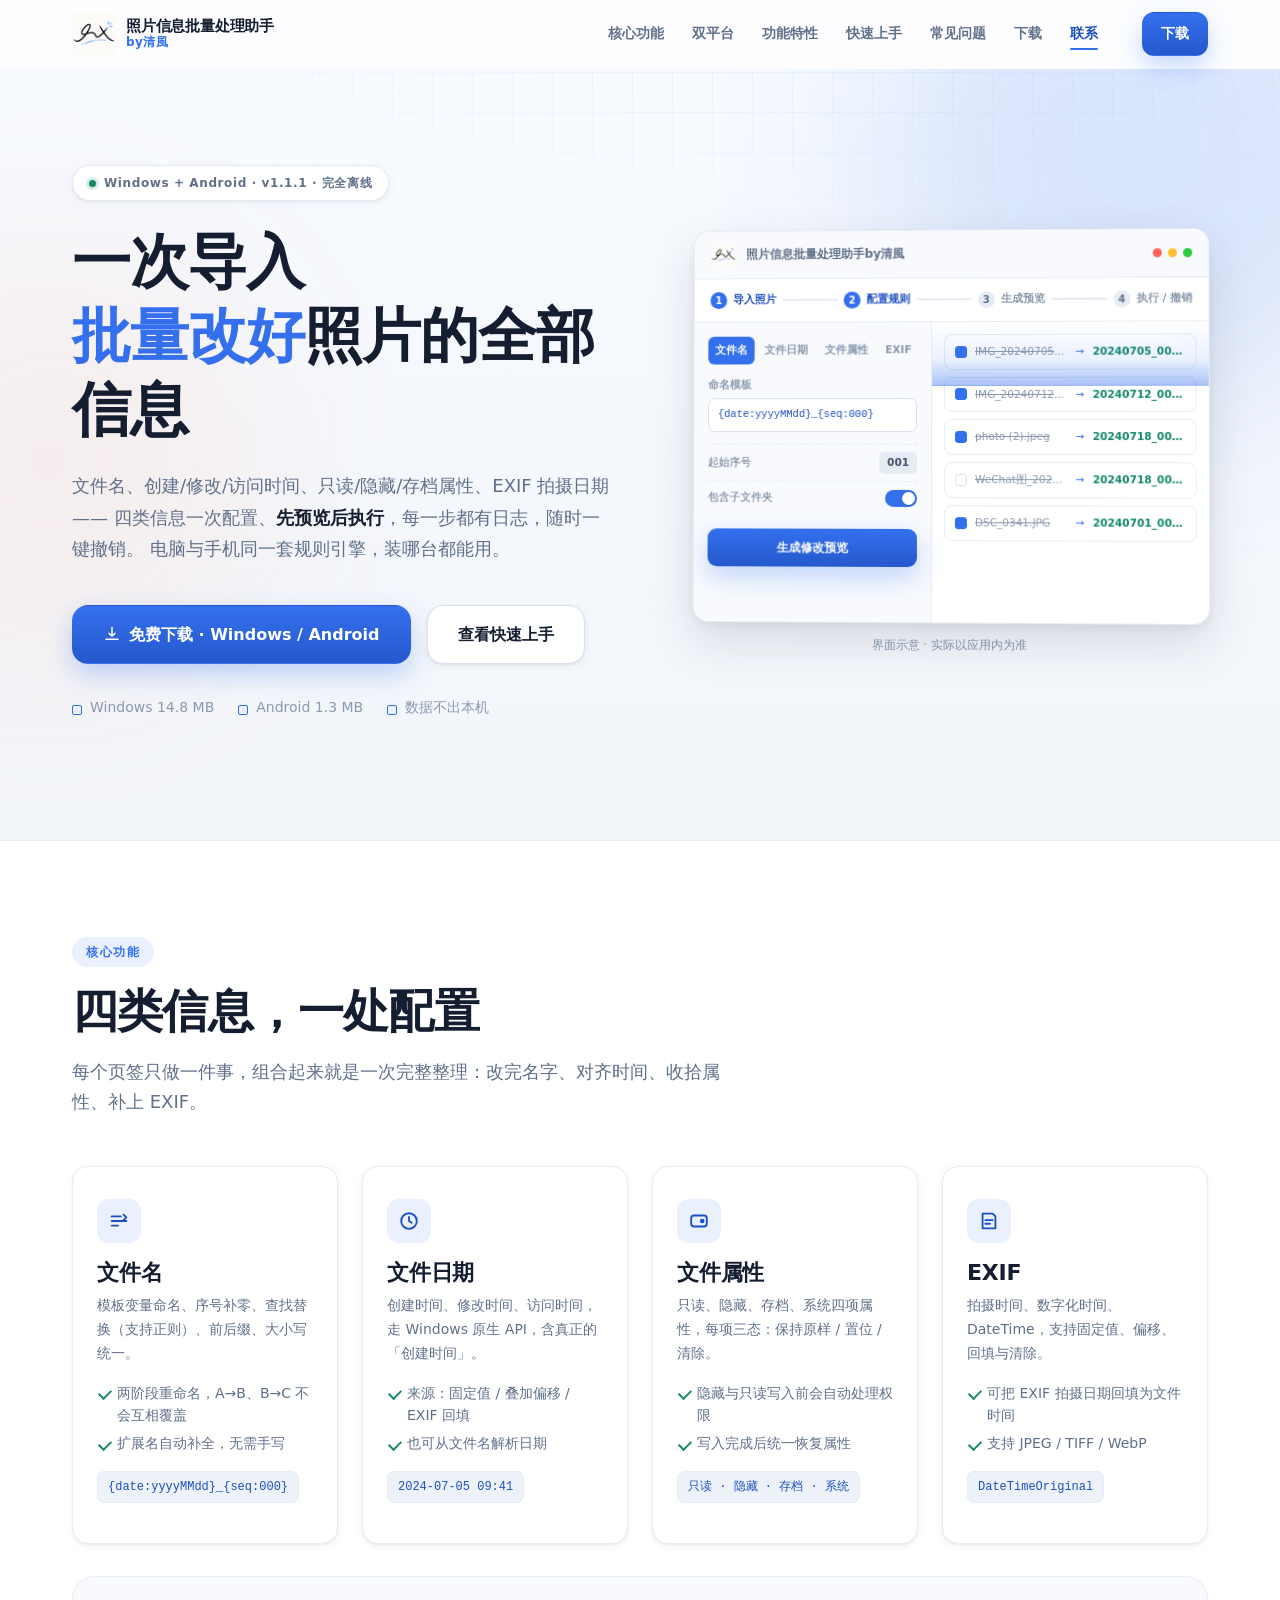
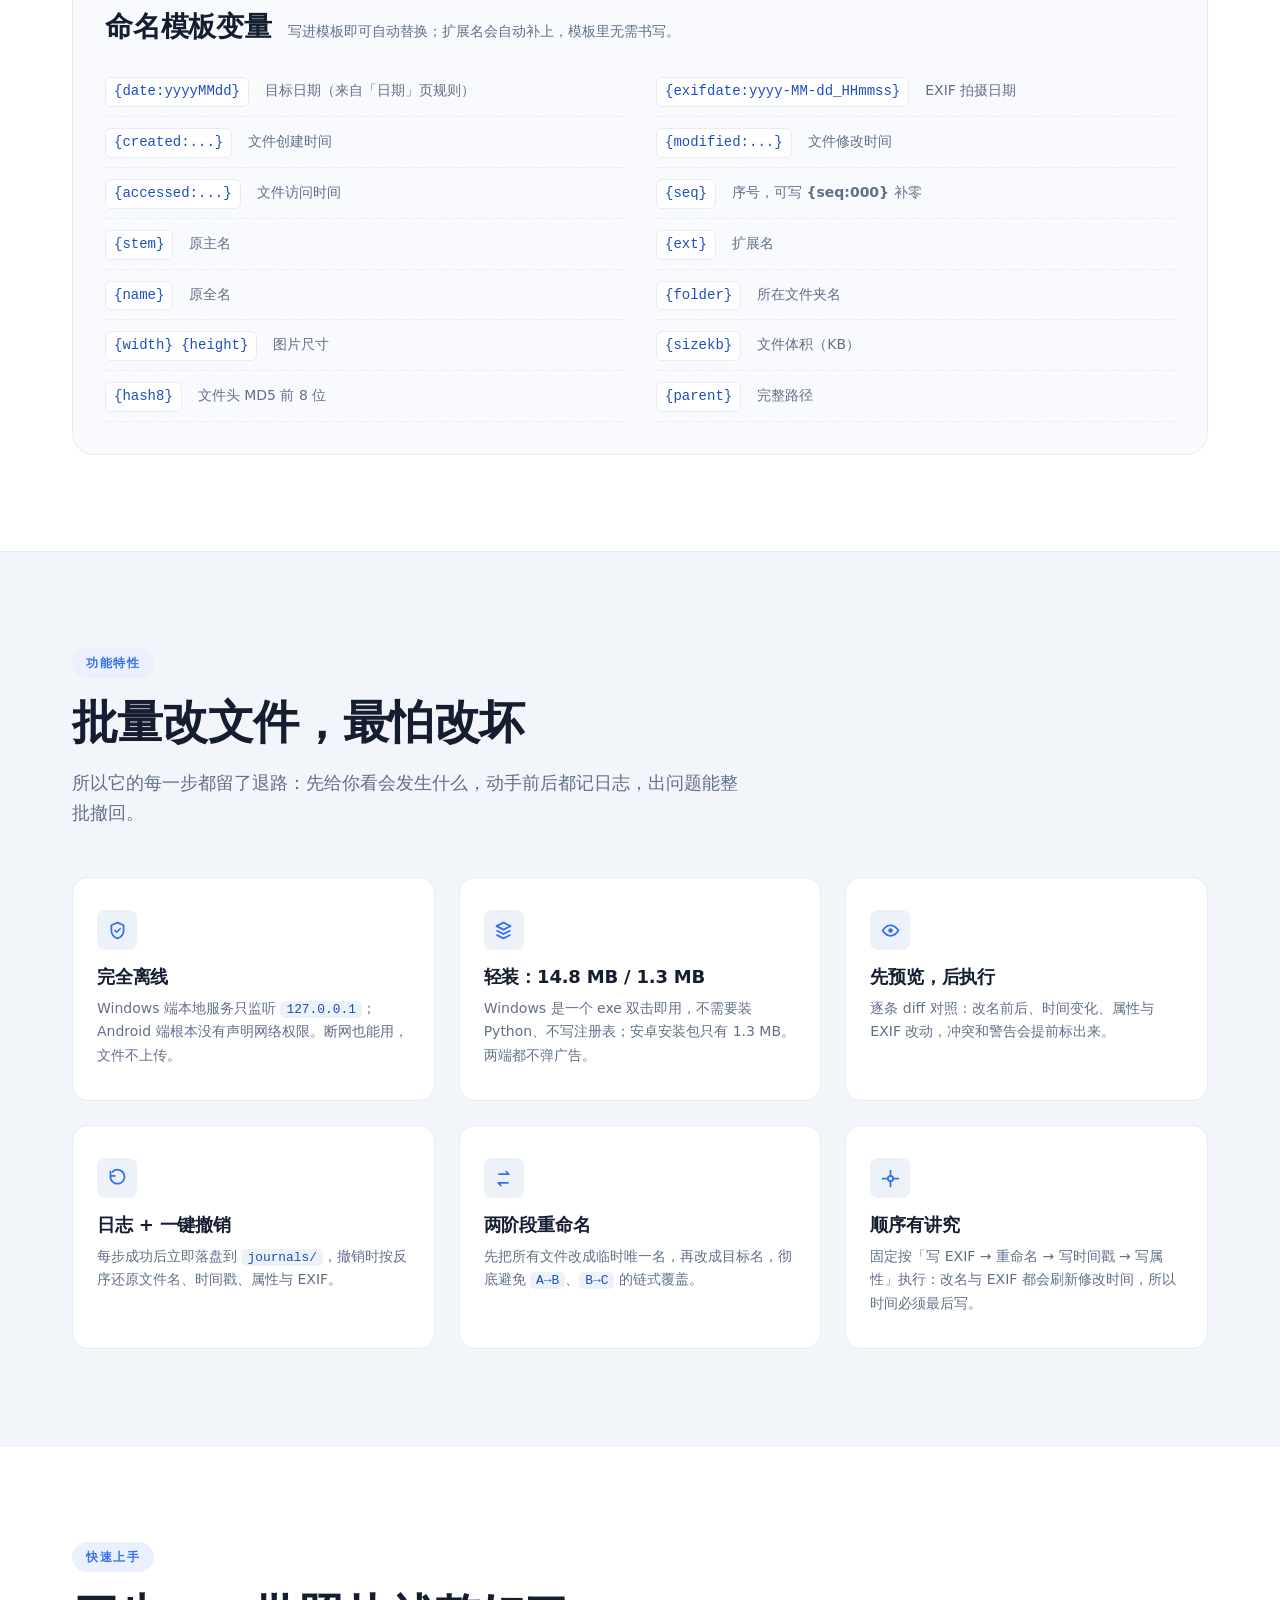
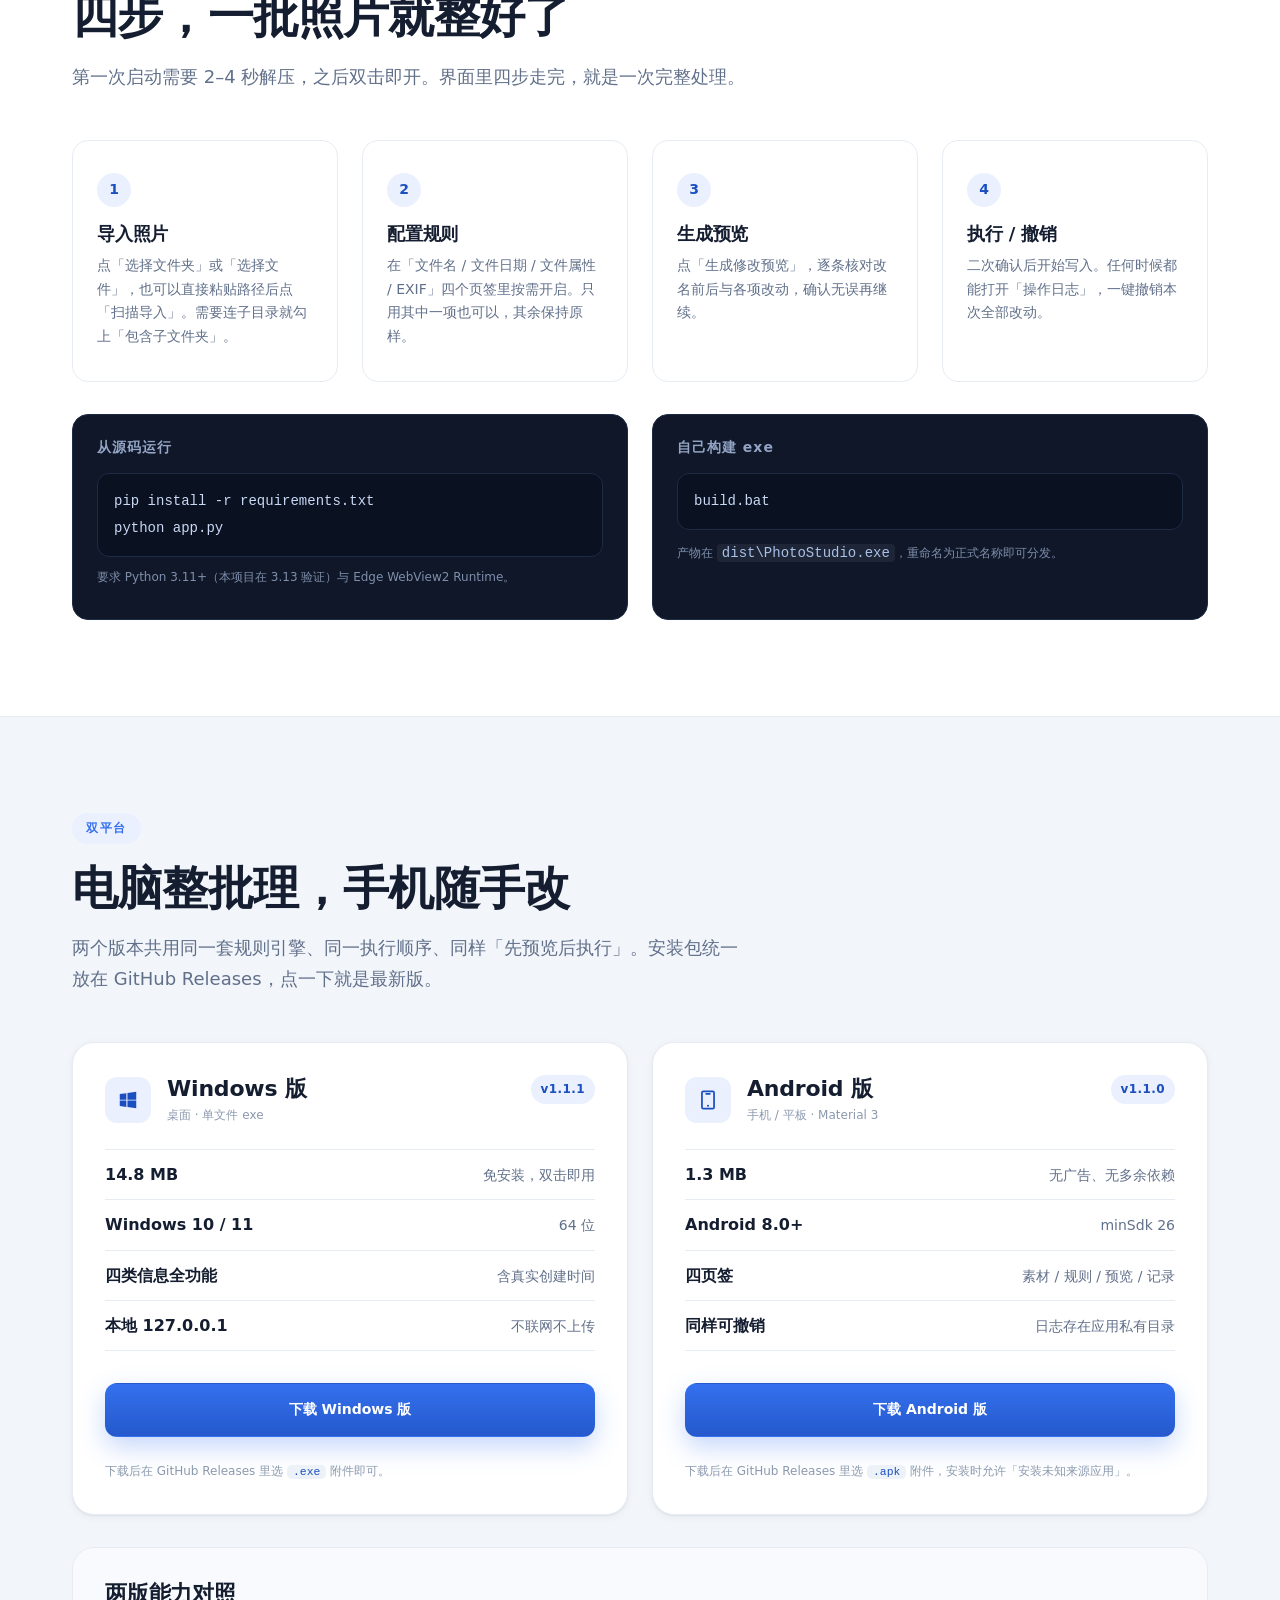
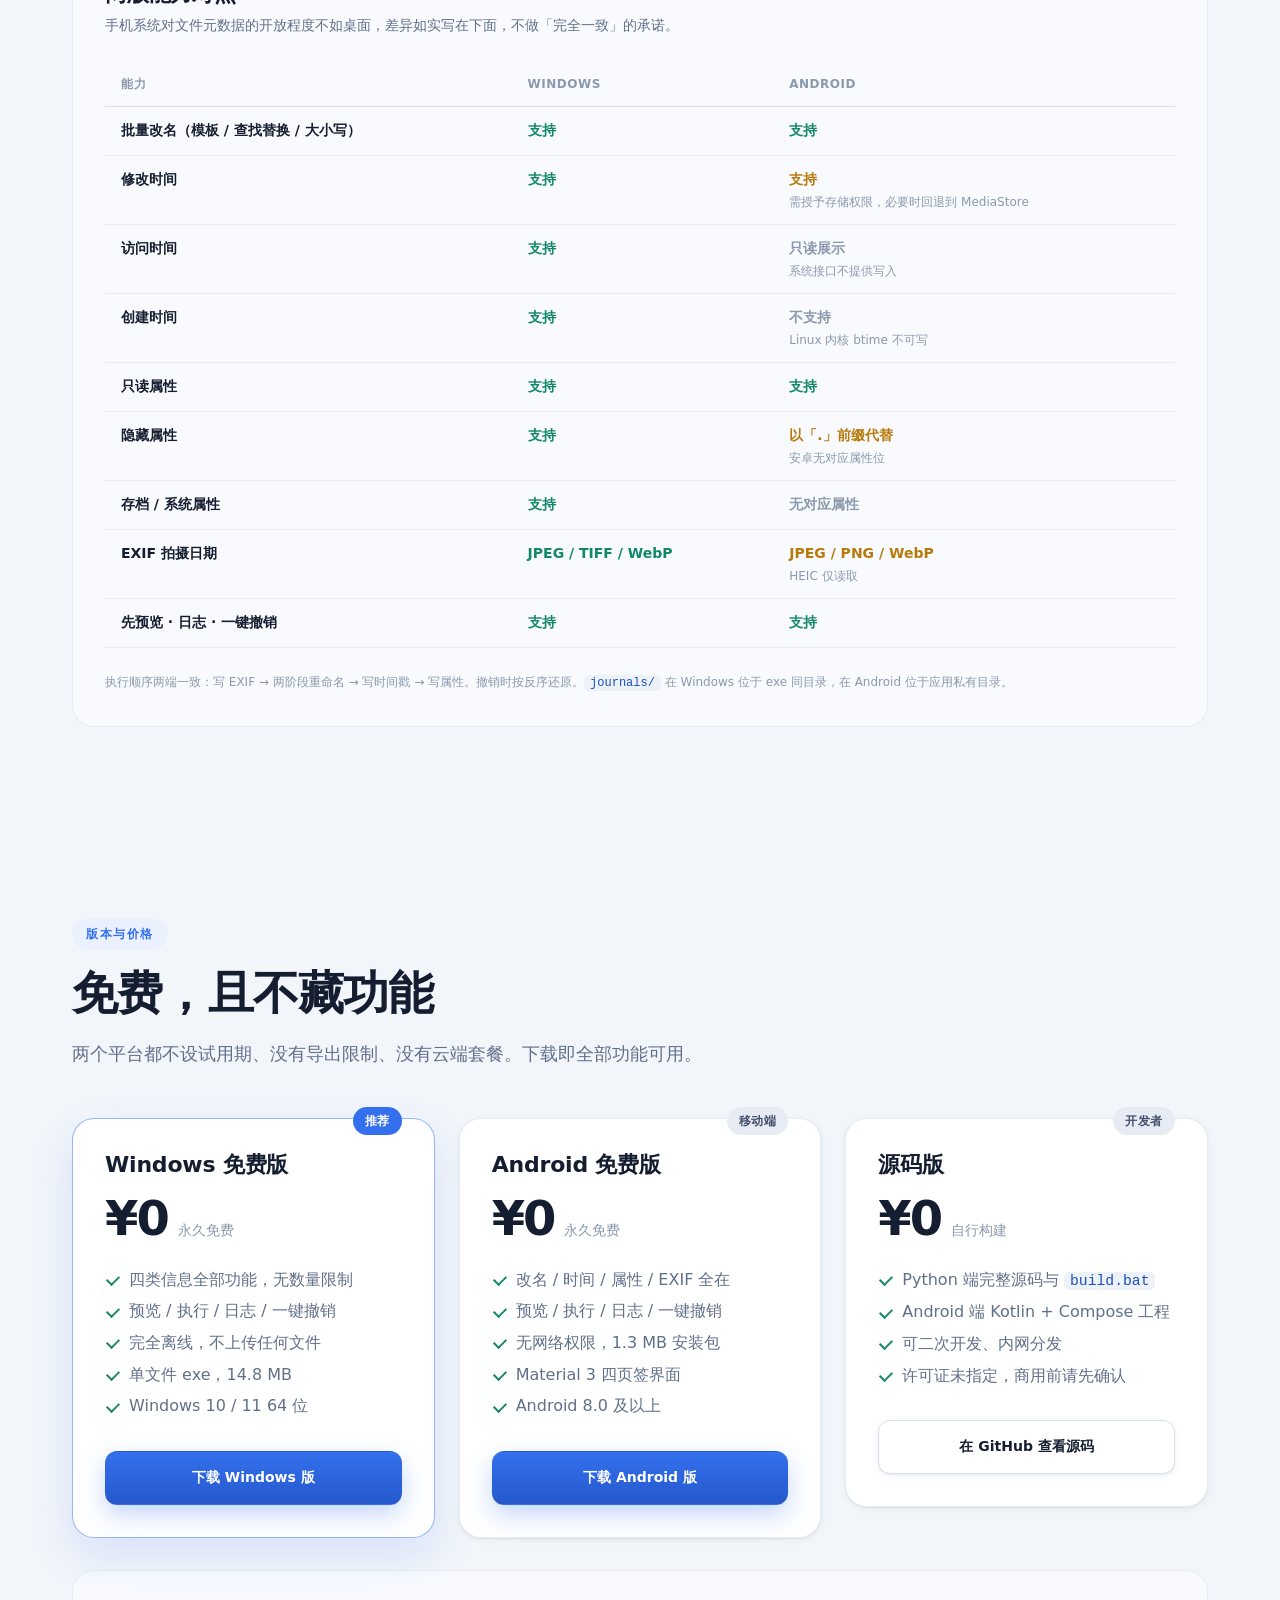
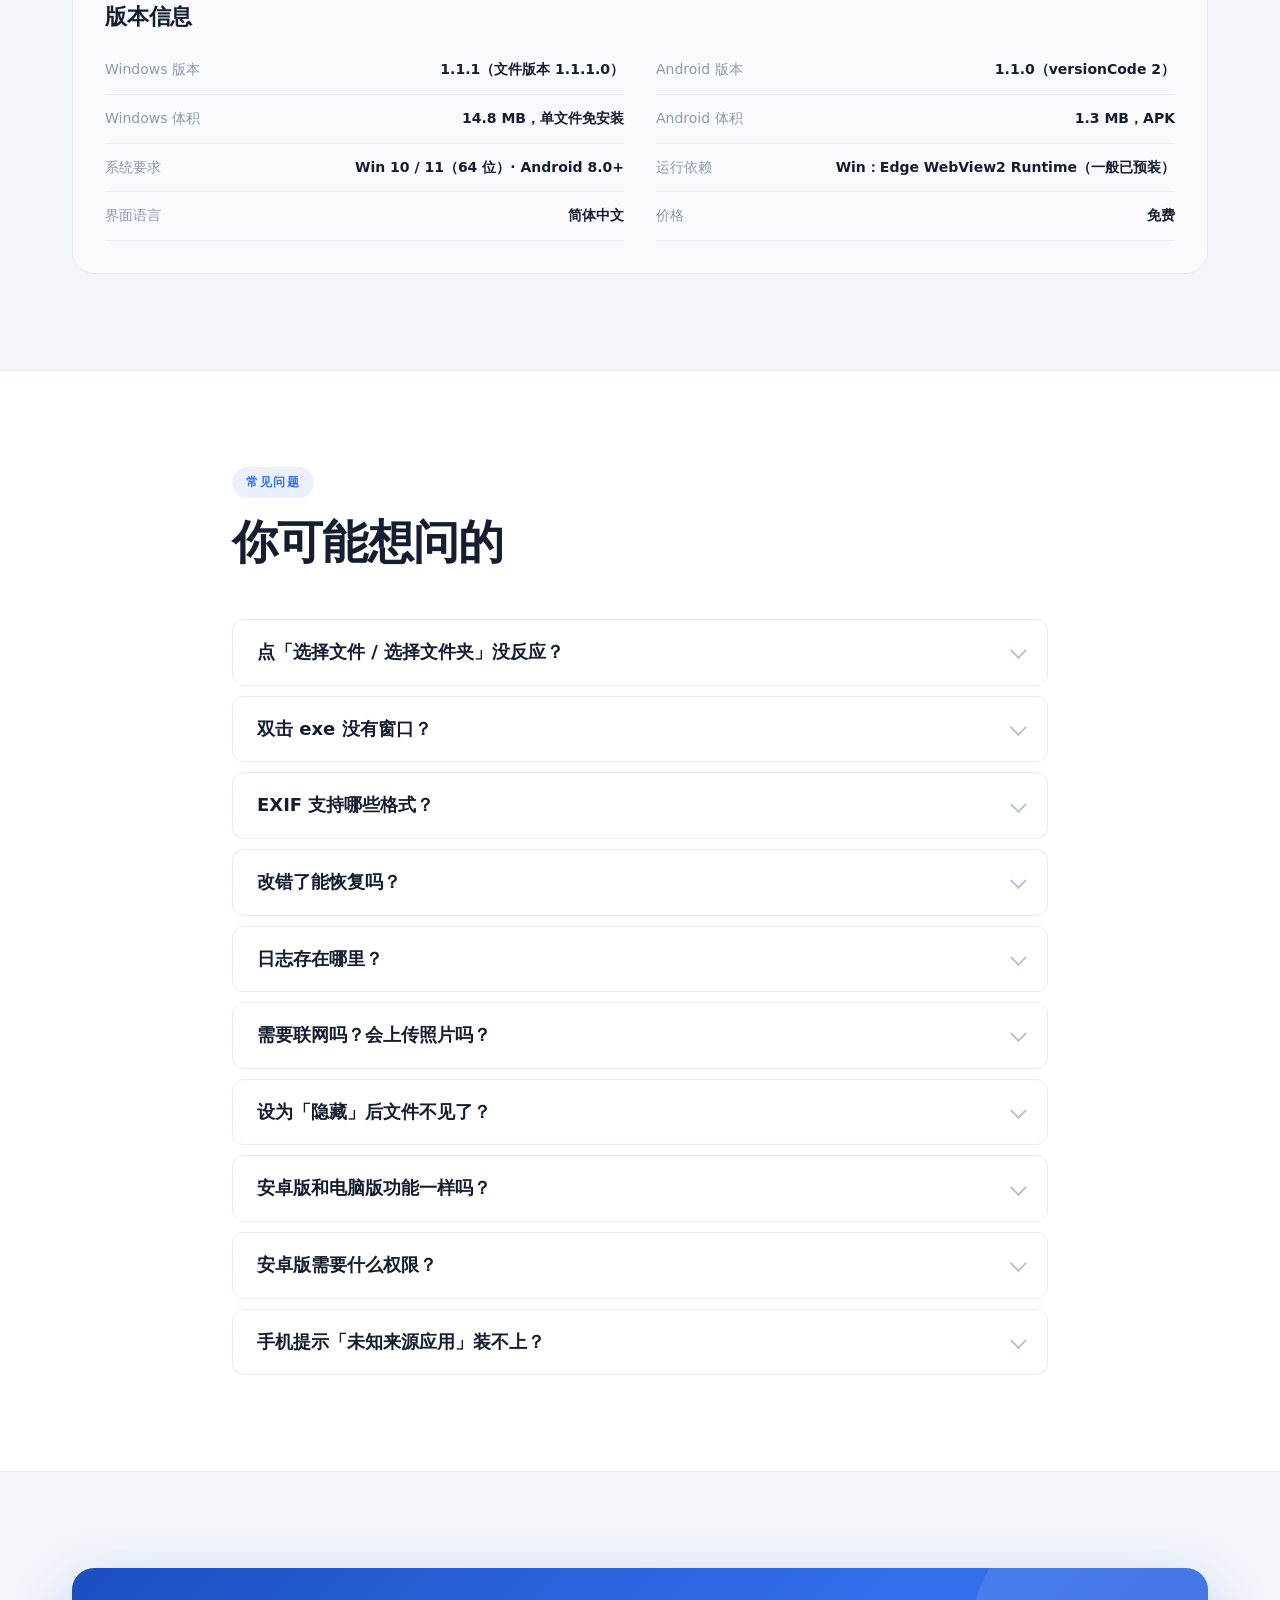
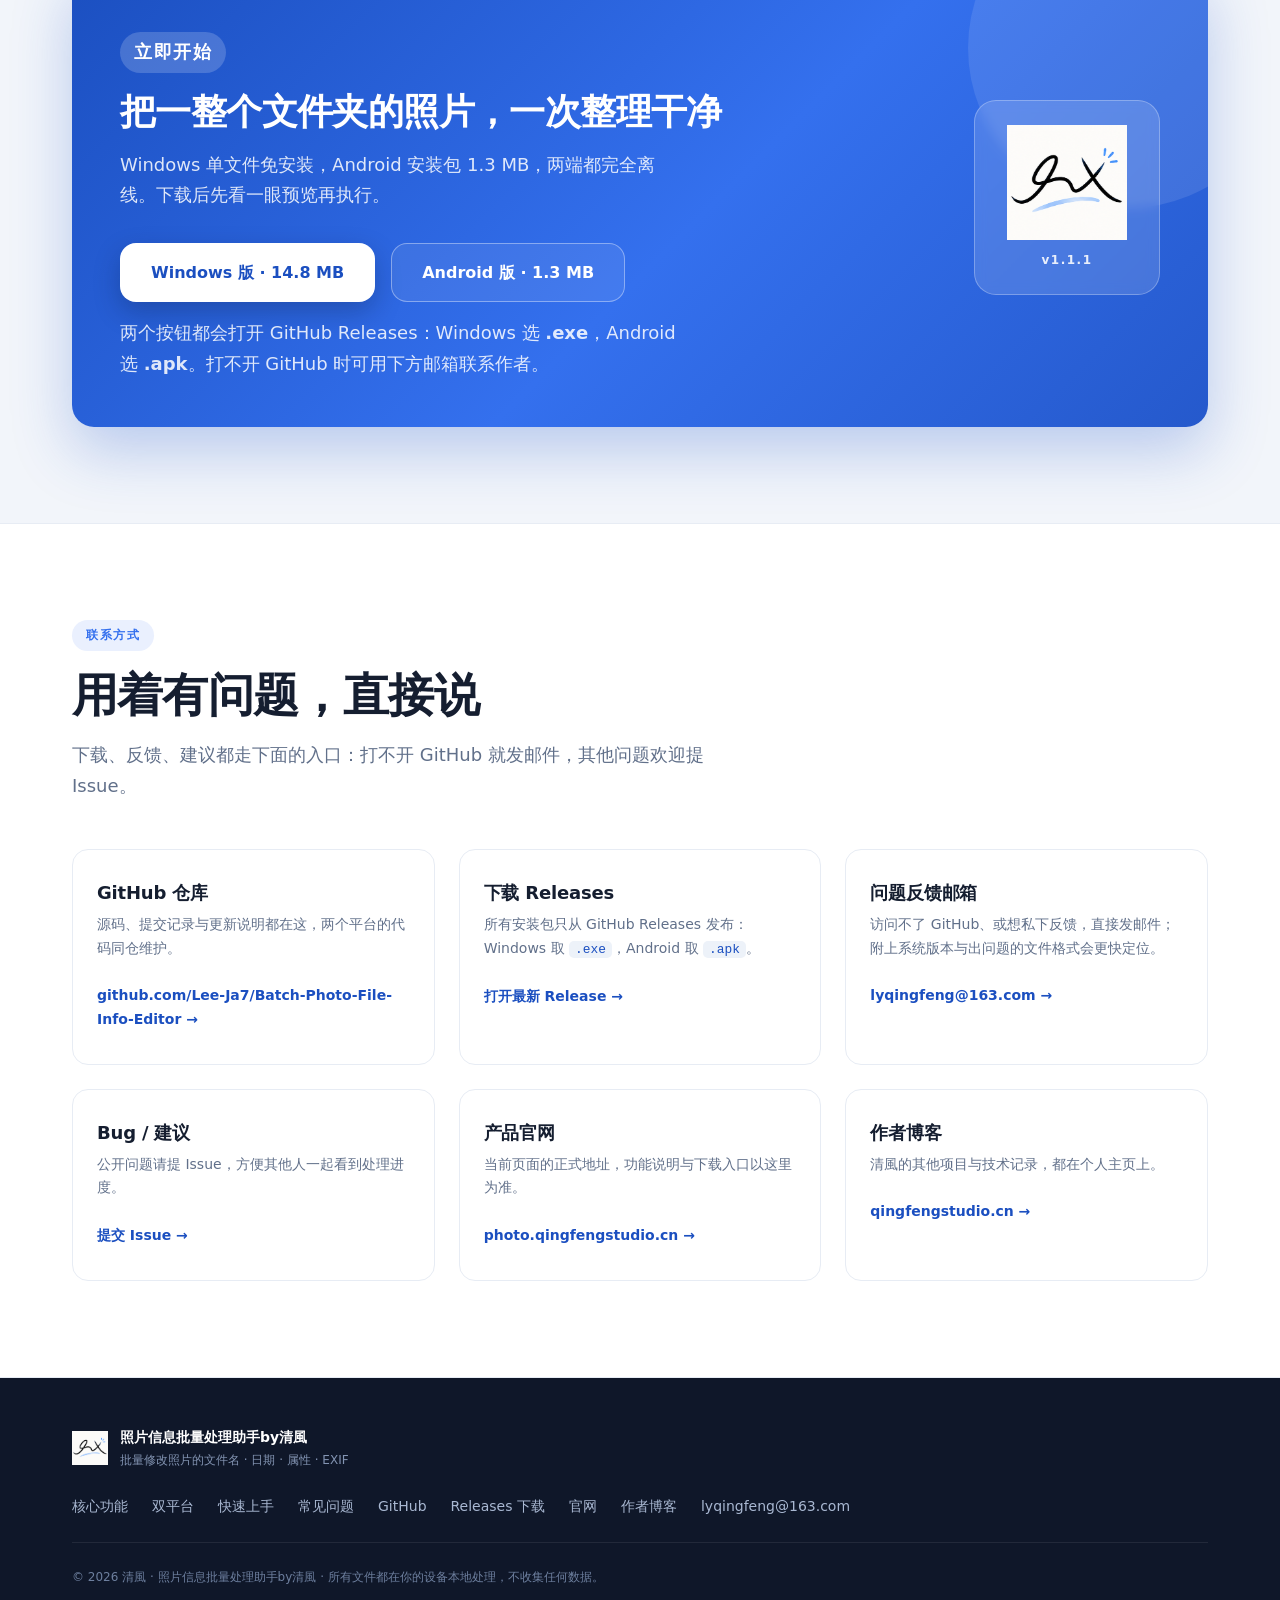
<file: index.html>
<!DOCTYPE html>
<html lang="zh-CN">
<head>
<meta charset="UTF-8">
<meta name="viewport" content="width=device-width, initial-scale=1">
<title>照片信息批量处理助手by清風 · Windows / Android 批量修改照片信息</title>
<meta name="description" content="Windows + Android 双平台工具：批量修改照片的文件名、创建/修改/访问时间、只读/隐藏/存档属性与 EXIF 拍摄日期。完全离线、先预览后执行、支持一键撤销。Windows 单文件 14.8 MB，安卓 1.3 MB。">
<meta name="theme-color" content="#3470EE">
<meta property="og:type" content="website">
<meta property="og:title" content="照片信息批量处理助手by清風">
<meta property="og:description" content="一次导入，批量改好照片的全部信息。Windows / Android 双平台 · 完全离线 · 可一键撤销。">
<link rel="icon" href="assets/favicon.ico">
<link rel="stylesheet" href="assets/styles.css">
</head>
<body>
<a class="skip" href="#main">跳到主要内容</a>

<div class="scroll-progress" aria-hidden="true"><i id="progressBar"></i></div>

<header class="hdr" id="hdr">
  <div class="wrap hdr-in">
    <a class="brand" href="#top" aria-label="返回首页">
      <img src="assets/logo.png" alt="" width="44" height="42" class="brand-logo">
      <span class="brand-txt">
        <b>照片信息批量处理助手</b>
        <em>by清風</em>
      </span>
    </a>

    <nav class="nav" id="nav" aria-label="主导航">
      <a href="#features" class="nav-link">核心功能</a>
      <a href="#platforms" class="nav-link">双平台</a>
      <a href="#traits" class="nav-link">功能特性</a>
      <a href="#start" class="nav-link">快速上手</a>
      <a href="#faq" class="nav-link">常见问题</a>
      <a href="#download" class="nav-link">下载</a>
      <a href="#contact" class="nav-link">联系</a>
    </nav>

    <div class="hdr-act">
      <a class="btn btn-primary btn-sm" href="https://github.com/Lee-Ja7/Batch-Photo-File-Info-Editor/releases/latest" target="_blank" rel="noopener">
        <span>下载</span>
      </a>
      <button class="burger" id="burger" aria-label="打开菜单" aria-expanded="false" aria-controls="mobileMenu">
        <span></span><span></span><span></span>
      </button>
    </div>
  </div>
  <div class="mobile-menu" id="mobileMenu" hidden>
    <a href="#features">核心功能</a>
    <a href="#platforms">双平台</a>
    <a href="#traits">功能特性</a>
    <a href="#start">快速上手</a>
    <a href="#faq">常见问题</a>
    <a href="#download">下载</a>
    <a href="#contact">联系</a>
    <a class="btn btn-primary btn-block" href="https://github.com/Lee-Ja7/Batch-Photo-File-Info-Editor/releases/latest" target="_blank" rel="noopener">前往 GitHub Releases 下载</a>
  </div>
</header>

<main id="main">

  <!-- ============ Hero ============ -->
  <section class="hero" id="top">
    <div class="hero-bg" aria-hidden="true">
      <div class="grid-lines"></div>
      <div class="glow g1"></div>
      <div class="glow g2"></div>
    </div>
    <div class="wrap hero-in">
      <div class="hero-copy reveal">
        <p class="eyebrow">
          <span class="dot"></span>Windows + Android · v1.1.1 · 完全离线
        </p>
        <h1>一次导入<br><span class="hl">批量改好</span>照片的全部信息</h1>
        <p class="lead">
          文件名、创建/修改/访问时间、只读/隐藏/存档属性、EXIF 拍摄日期——
          四类信息一次配置、<b>先预览后执行</b>，每一步都有日志，随时一键撤销。
          电脑与手机同一套规则引擎，装哪台都能用。
        </p>
        <div class="hero-cta">
          <a class="btn btn-primary btn-lg" href="https://github.com/Lee-Ja7/Batch-Photo-File-Info-Editor/releases/latest" target="_blank" rel="noopener">
            <svg viewBox="0 0 24 24" class="ic" aria-hidden="true"><path d="M12 3v12m0 0l-4-4m4 4l4-4M4 19h16" fill="none" stroke="currentColor" stroke-width="2" stroke-linecap="round" stroke-linejoin="round"/></svg>
            免费下载 · Windows / Android
          </a>
          <a class="btn btn-ghost btn-lg" href="#start">查看快速上手</a>
        </div>
        <ul class="hero-meta">
          <li>Windows 14.8 MB</li>
          <li>Android 1.3 MB</li>
          <li>数据不出本机</li>
        </ul>
      </div>

      <!-- 应用窗口 mock -->
      <div class="hero-visual reveal" style="--i:2" aria-hidden="true">
        <div class="mock">
          <div class="mock-bar">
            <img src="assets/logo.png" alt="" width="26" height="25">
            <span class="mock-title">照片信息批量处理助手by清風</span>
            <span class="mock-dots"><i></i><i></i><i></i></span>
          </div>
          <div class="mock-steps">
            <span class="ms on"><b>1</b>导入照片</span>
            <i class="ms-line"></i>
            <span class="ms on"><b>2</b>配置规则</span>
            <i class="ms-line"></i>
            <span class="ms"><b>3</b>生成预览</span>
            <i class="ms-line"></i>
            <span class="ms"><b>4</b>执行 / 撤销</span>
          </div>
          <div class="mock-body">
            <div class="mock-panel">
              <div class="mock-tabs">
                <span class="mt on">文件名</span><span class="mt">文件日期</span>
                <span class="mt">文件属性</span><span class="mt">EXIF</span>
              </div>
              <div class="mock-field">
                <label>命名模板</label>
                <code>{date:yyyyMMdd}_{seq:000}</code>
              </div>
              <div class="mock-row">
                <span>起始序号</span><b class="pill">001</b>
              </div>
              <div class="mock-row">
                <span>包含子文件夹</span><b class="sw on"><i></i></b>
              </div>
              <div class="mock-btn">生成修改预览</div>
            </div>
            <div class="mock-list">
              <div class="mock-li"><i class="ck on"></i><span class="old">IMG_20240705(3).jpg</span><em>→</em><span class="new">20240705_001.jpg</span></div>
              <div class="mock-li"><i class="ck on"></i><span class="old">IMG_20240712(1).jpg</span><em>→</em><span class="new">20240712_002.jpg</span></div>
              <div class="mock-li"><i class="ck on"></i><span class="old">photo (2).jpeg</span><em>→</em><span class="new">20240718_003.jpg</span></div>
              <div class="mock-li"><i class="ck"></i><span class="old">WeChat图_20240718.jpg</span><em>→</em><span class="new">20240718_004.jpg</span></div>
              <div class="mock-li"><i class="ck on"></i><span class="old">DSC_0341.JPG</span><em>→</em><span class="new">20240701_005.jpg</span></div>
              <div class="scanline"></div>
            </div>
          </div>
        </div>
        <p class="mock-cap">界面示意 · 实际以应用内为准</p>
      </div>
    </div>
  </section>

  <!-- ============ 核心功能 ============ -->
  <section class="sec sec-alt" id="features">
    <div class="wrap">
      <header class="sec-hd reveal">
        <p class="tag">核心功能</p>
        <h2>四类信息，一处配置</h2>
        <p class="sec-sub">每个页签只做一件事，组合起来就是一次完整整理：改完名字、对齐时间、收拾属性、补上 EXIF。</p>
      </header>

      <div class="cards c4">
        <article class="card reveal" style="--i:0">
          <div class="card-ic">
            <svg viewBox="0 0 24 24" aria-hidden="true"><path d="M4 7h10M4 12h16M4 17h7" fill="none" stroke="currentColor" stroke-width="2" stroke-linecap="round"/><path d="M17 5l3 3-3 3" fill="none" stroke="currentColor" stroke-width="2" stroke-linecap="round" stroke-linejoin="round"/></svg>
          </div>
          <h3>文件名</h3>
          <p>模板变量命名、序号补零、查找替换（支持正则）、前后缀、大小写统一。</p>
          <ul class="ticks">
            <li>两阶段重命名，A→B、B→C 不会互相覆盖</li>
            <li>扩展名自动补全，无需手写</li>
          </ul>
          <code class="inline-code">{date:yyyyMMdd}_{seq:000}</code>
        </article>

        <article class="card reveal" style="--i:1">
          <div class="card-ic">
            <svg viewBox="0 0 24 24" aria-hidden="true"><circle cx="12" cy="12" r="8.5" fill="none" stroke="currentColor" stroke-width="2"/><path d="M12 7.5V12l3 2" fill="none" stroke="currentColor" stroke-width="2" stroke-linecap="round"/></svg>
          </div>
          <h3>文件日期</h3>
          <p>创建时间、修改时间、访问时间，走 Windows 原生 API，含真正的「创建时间」。</p>
          <ul class="ticks">
            <li>来源：固定值 / 叠加偏移 / EXIF 回填</li>
            <li>也可从文件名解析日期</li>
          </ul>
          <code class="inline-code">2024-07-05 09:41</code>
        </article>

        <article class="card reveal" style="--i:2">
          <div class="card-ic">
            <svg viewBox="0 0 24 24" aria-hidden="true"><rect x="3.5" y="6" width="17" height="12" rx="3" fill="none" stroke="currentColor" stroke-width="2"/><circle cx="15.5" cy="12" r="2.5" fill="currentColor"/></svg>
          </div>
          <h3>文件属性</h3>
          <p>只读、隐藏、存档、系统四项属性，每项三态：保持原样 / 置位 / 清除。</p>
          <ul class="ticks">
            <li>隐藏与只读写入前会自动处理权限</li>
            <li>写入完成后统一恢复属性</li>
          </ul>
          <code class="inline-code">只读 · 隐藏 · 存档 · 系统</code>
        </article>

        <article class="card reveal" style="--i:3">
          <div class="card-ic">
            <svg viewBox="0 0 24 24" aria-hidden="true"><path d="M5 4h11l3 3v13H5z" fill="none" stroke="currentColor" stroke-width="2" stroke-linejoin="round"/><path d="M8 11h8M8 15h5" fill="none" stroke="currentColor" stroke-width="2" stroke-linecap="round"/></svg>
          </div>
          <h3>EXIF</h3>
          <p>拍摄时间、数字化时间、DateTime，支持固定值、偏移、回填与清除。</p>
          <ul class="ticks">
            <li>可把 EXIF 拍摄日期回填为文件时间</li>
            <li>支持 JPEG / TIFF / WebP</li>
          </ul>
          <code class="inline-code">DateTimeOriginal</code>
        </article>
      </div>

      <!-- 模板变量 -->
      <div class="vars reveal">
        <div class="vars-hd">
          <h3>命名模板变量</h3>
          <p>写进模板即可自动替换；扩展名会自动补上，模板里无需书写。</p>
        </div>
        <div class="vars-grid">
          <div class="vrow"><code>{date:yyyyMMdd}</code><span>目标日期（来自「日期」页规则）</span></div>
          <div class="vrow"><code>{exifdate:yyyy-MM-dd_HHmmss}</code><span>EXIF 拍摄日期</span></div>
          <div class="vrow"><code>{created:...}</code><span>文件创建时间</span></div>
          <div class="vrow"><code>{modified:...}</code><span>文件修改时间</span></div>
          <div class="vrow"><code>{accessed:...}</code><span>文件访问时间</span></div>
          <div class="vrow"><code>{seq}</code><span>序号，可写 <b>{seq:000}</b> 补零</span></div>
          <div class="vrow"><code>{stem}</code><span>原主名</span></div>
          <div class="vrow"><code>{ext}</code><span>扩展名</span></div>
          <div class="vrow"><code>{name}</code><span>原全名</span></div>
          <div class="vrow"><code>{folder}</code><span>所在文件夹名</span></div>
          <div class="vrow"><code>{width} {height}</code><span>图片尺寸</span></div>
          <div class="vrow"><code>{sizekb}</code><span>文件体积（KB）</span></div>
          <div class="vrow"><code>{hash8}</code><span>文件头 MD5 前 8 位</span></div>
          <div class="vrow"><code>{parent}</code><span>完整路径</span></div>
        </div>
      </div>
    </div>
  </section>

  <!-- ============ 功能特性 ============ -->
  <section class="sec" id="traits">
    <div class="wrap">
      <header class="sec-hd reveal">
        <p class="tag">功能特性</p>
        <h2>批量改文件，最怕改坏</h2>
        <p class="sec-sub">所以它的每一步都留了退路：先给你看会发生什么，动手前后都记日志，出问题能整批撤回。</p>
      </header>

      <div class="cards c3">
        <article class="trait reveal" style="--i:0">
          <div class="trait-ic">
            <svg viewBox="0 0 24 24" aria-hidden="true"><path d="M12 3l7 3v6c0 4.4-3 7.6-7 9-4-1.4-7-4.6-7-9V6z" fill="none" stroke="currentColor" stroke-width="2" stroke-linejoin="round"/><path d="M9 12l2 2 4-4" fill="none" stroke="currentColor" stroke-width="2" stroke-linecap="round" stroke-linejoin="round"/></svg>
          </div>
          <h3>完全离线</h3>
          <p>Windows 端本地服务只监听 <code>127.0.0.1</code>；Android 端根本没有声明网络权限。断网也能用，文件不上传。</p>
        </article>

        <article class="trait reveal" style="--i:1">
          <div class="trait-ic">
            <svg viewBox="0 0 24 24" aria-hidden="true"><path d="M4 7l8-4 8 4-8 4z" fill="none" stroke="currentColor" stroke-width="2" stroke-linejoin="round"/><path d="M4 12l8 4 8-4M4 17l8 4 8-4" fill="none" stroke="currentColor" stroke-width="2" stroke-linejoin="round"/></svg>
          </div>
          <h3>轻装：14.8 MB / 1.3 MB</h3>
          <p>Windows 是一个 exe 双击即用，不需要装 Python、不写注册表；安卓安装包只有 1.3 MB。两端都不弹广告。</p>
        </article>

        <article class="trait reveal" style="--i:2">
          <div class="trait-ic">
            <svg viewBox="0 0 24 24" aria-hidden="true"><path d="M3 12s3.5-6 9-6 9 6 9 6-3.5 6-9 6-9-6-9-6z" fill="none" stroke="currentColor" stroke-width="2"/><circle cx="12" cy="12" r="2.6" fill="currentColor"/></svg>
          </div>
          <h3>先预览，后执行</h3>
          <p>逐条 diff 对照：改名前后、时间变化、属性与 EXIF 改动，冲突和警告会提前标出来。</p>
        </article>

        <article class="trait reveal" style="--i:3">
          <div class="trait-ic">
            <svg viewBox="0 0 24 24" aria-hidden="true"><path d="M4 9a8 8 0 1 0 2.3-4.7" fill="none" stroke="currentColor" stroke-width="2" stroke-linecap="round"/><path d="M4 4v5h5" fill="none" stroke="currentColor" stroke-width="2" stroke-linecap="round" stroke-linejoin="round"/></svg>
          </div>
          <h3>日志 + 一键撤销</h3>
          <p>每步成功后立即落盘到 <code>journals/</code>，撤销时按反序还原文件名、时间戳、属性与 EXIF。</p>
        </article>

        <article class="trait reveal" style="--i:4">
          <div class="trait-ic">
            <svg viewBox="0 0 24 24" aria-hidden="true"><path d="M7 7h11l-3-3M17 17H6l3 3" fill="none" stroke="currentColor" stroke-width="2" stroke-linecap="round" stroke-linejoin="round"/></svg>
          </div>
          <h3>两阶段重命名</h3>
          <p>先把所有文件改成临时唯一名，再改成目标名，彻底避免 <code>A→B</code>、<code>B→C</code> 的链式覆盖。</p>
        </article>

        <article class="trait reveal" style="--i:5">
          <div class="trait-ic">
            <svg viewBox="0 0 24 24" aria-hidden="true"><path d="M12 3v6m0 6v6M3 12h6m6 0h6" fill="none" stroke="currentColor" stroke-width="2" stroke-linecap="round"/><circle cx="12" cy="12" r="3" fill="none" stroke="currentColor" stroke-width="2"/></svg>
          </div>
          <h3>顺序有讲究</h3>
          <p>固定按「写 EXIF → 重命名 → 写时间戳 → 写属性」执行：改名与 EXIF 都会刷新修改时间，所以时间必须最后写。</p>
        </article>
      </div>
    </div>
  </section>

  <!-- ============ 快速上手 ============ -->
  <section class="sec sec-alt" id="start">
    <div class="wrap">
      <header class="sec-hd reveal">
        <p class="tag">快速上手</p>
        <h2>四步，一批照片就整好了</h2>
        <p class="sec-sub">第一次启动需要 2–4 秒解压，之后双击即开。界面里四步走完，就是一次完整处理。</p>
      </header>

      <ol class="steps">
        <li class="step reveal" style="--i:0">
          <b class="step-n">1</b>
          <h3>导入照片</h3>
          <p>点「选择文件夹」或「选择文件」，也可以直接粘贴路径后点「扫描导入」。需要连子目录就勾上「包含子文件夹」。</p>
        </li>
        <li class="step reveal" style="--i:1">
          <b class="step-n">2</b>
          <h3>配置规则</h3>
          <p>在「文件名 / 文件日期 / 文件属性 / EXIF」四个页签里按需开启。只用其中一项也可以，其余保持原样。</p>
        </li>
        <li class="step reveal" style="--i:2">
          <b class="step-n">3</b>
          <h3>生成预览</h3>
          <p>点「生成修改预览」，逐条核对改名前后与各项改动，确认无误再继续。</p>
        </li>
        <li class="step reveal" style="--i:3">
          <b class="step-n">4</b>
          <h3>执行 / 撤销</h3>
          <p>二次确认后开始写入。任何时候都能打开「操作日志」，一键撤销本次全部改动。</p>
        </li>
      </ol>

      <div class="devbox reveal">
        <div class="dev-col">
          <h3>从源码运行</h3>
          <pre><code>pip install -r requirements.txt
python app.py</code></pre>
          <p class="hint">要求 Python 3.11+（本项目在 3.13 验证）与 Edge WebView2 Runtime。</p>
        </div>
        <div class="dev-col">
          <h3>自己构建 exe</h3>
          <pre><code>build.bat</code></pre>
          <p class="hint">产物在 <code>dist\PhotoStudio.exe</code>，重命名为正式名称即可分发。</p>
        </div>
      </div>
    </div>
  </section>

  <!-- ============ 双平台 ============ -->
  <section class="sec" id="platforms">
    <div class="wrap">
      <header class="sec-hd reveal">
        <p class="tag">双平台</p>
        <h2>电脑整批理，手机随手改</h2>
        <p class="sec-sub">两个版本共用同一套规则引擎、同一执行顺序、同样「先预览后执行」。安装包统一放在 GitHub Releases，点一下就是最新版。</p>
      </header>

      <div class="plats">
        <article class="plat reveal" style="--i:0">
          <div class="plat-hd">
            <span class="plat-ic" aria-hidden="true">
              <svg viewBox="0 0 24 24"><path d="M3 5.5l7.2-1v7.1H3zM11.4 4.3L21 3v8.6h-9.6zM3 12.6h7.2v7.1L3 18.5zM11.4 12.6H21V21l-9.6-1.3z" fill="currentColor"/></svg>
            </span>
            <div>
              <h3>Windows 版</h3>
              <p>桌面 · 单文件 exe</p>
            </div>
            <span class="plat-badge">v1.1.1</span>
          </div>
          <ul class="plat-spec">
            <li><b>14.8 MB</b><span>免安装，双击即用</span></li>
            <li><b>Windows 10 / 11</b><span>64 位</span></li>
            <li><b>四类信息全功能</b><span>含真实创建时间</span></li>
            <li><b>本地 127.0.0.1</b><span>不联网不上传</span></li>
          </ul>
          <a class="btn btn-primary btn-block" href="https://github.com/Lee-Ja7/Batch-Photo-File-Info-Editor/releases/latest" target="_blank" rel="noopener">下载 Windows 版</a>
          <p class="plat-note">下载后在 GitHub Releases 里选 <code>.exe</code> 附件即可。</p>
        </article>

        <article class="plat reveal" style="--i:1">
          <div class="plat-hd">
            <span class="plat-ic" aria-hidden="true">
              <svg viewBox="0 0 24 24"><path d="M7 2.5h10a1.6 1.6 0 0 1 1.6 1.6v15.8A1.6 1.6 0 0 1 17 21.5H7a1.6 1.6 0 0 1-1.6-1.6V4.1A1.6 1.6 0 0 1 7 2.5z" fill="none" stroke="currentColor" stroke-width="1.9"/><path d="M10 5.2h4" stroke="currentColor" stroke-width="1.9" stroke-linecap="round"/><circle cx="12" cy="18.2" r="1.15" fill="currentColor"/></svg>
            </span>
            <div>
              <h3>Android 版</h3>
              <p>手机 / 平板 · Material 3</p>
            </div>
            <span class="plat-badge">v1.1.0</span>
          </div>
          <ul class="plat-spec">
            <li><b>1.3 MB</b><span>无广告、无多余依赖</span></li>
            <li><b>Android 8.0+</b><span>minSdk 26</span></li>
            <li><b>四页签</b><span>素材 / 规则 / 预览 / 记录</span></li>
            <li><b>同样可撤销</b><span>日志存在应用私有目录</span></li>
          </ul>
          <a class="btn btn-primary btn-block" href="https://github.com/Lee-Ja7/Batch-Photo-File-Info-Editor/releases/latest" target="_blank" rel="noopener">下载 Android 版</a>
          <p class="plat-note">下载后在 GitHub Releases 里选 <code>.apk</code> 附件，安装时允许「安装未知来源应用」。</p>
        </article>
      </div>

      <div class="cmp reveal">
        <h3>两版能力对照</h3>
        <p class="cmp-sub">手机系统对文件元数据的开放程度不如桌面，差异如实写在下面，不做「完全一致」的承诺。</p>
        <div class="cmp-scroll">
          <table>
            <thead>
              <tr><th scope="col">能力</th><th scope="col">Windows</th><th scope="col">Android</th></tr>
            </thead>
            <tbody>
              <tr>
                <td>批量改名（模板 / 查找替换 / 大小写）</td>
                <td class="yes">支持</td>
                <td class="yes">支持</td>
              </tr>
              <tr>
                <td>修改时间</td>
                <td class="yes">支持</td>
                <td class="part">支持<em>需授予存储权限，必要时回退到 MediaStore</em></td>
              </tr>
              <tr>
                <td>访问时间</td>
                <td class="yes">支持</td>
                <td class="no">只读展示<em>系统接口不提供写入</em></td>
              </tr>
              <tr>
                <td>创建时间</td>
                <td class="yes">支持</td>
                <td class="no">不支持<em>Linux 内核 btime 不可写</em></td>
              </tr>
              <tr>
                <td>只读属性</td>
                <td class="yes">支持</td>
                <td class="yes">支持</td>
              </tr>
              <tr>
                <td>隐藏属性</td>
                <td class="yes">支持</td>
                <td class="part">以「.」前缀代替<em>安卓无对应属性位</em></td>
              </tr>
              <tr>
                <td>存档 / 系统属性</td>
                <td class="yes">支持</td>
                <td class="no">无对应属性</td>
              </tr>
              <tr>
                <td>EXIF 拍摄日期</td>
                <td class="yes">JPEG / TIFF / WebP</td>
                <td class="part">JPEG / PNG / WebP<em>HEIC 仅读取</em></td>
              </tr>
              <tr>
                <td>先预览 · 日志 · 一键撤销</td>
                <td class="yes">支持</td>
                <td class="yes">支持</td>
              </tr>
            </tbody>
          </table>
        </div>
        <p class="cmp-note">执行顺序两端一致：写 EXIF → 两阶段重命名 → 写时间戳 → 写属性。撤销时按反序还原。<code>journals/</code> 在 Windows 位于 exe 同目录，在 Android 位于应用私有目录。</p>
      </div>
    </div>
  </section>

  <!-- ============ 版本与价格 ============ -->
  <section class="sec" id="editions">
    <div class="wrap">
      <header class="sec-hd reveal">
        <p class="tag">版本与价格</p>
        <h2>免费，且不藏功能</h2>
        <p class="sec-sub">两个平台都不设试用期、没有导出限制、没有云端套餐。下载即全部功能可用。</p>
      </header>

      <div class="price price-3">
        <article class="plan plan-main reveal" style="--i:0">
          <p class="plan-tag">推荐</p>
          <h3>Windows 免费版</h3>
          <p class="plan-price"><b>¥0</b><span>永久免费</span></p>
          <ul class="ticks big">
            <li>四类信息全部功能，无数量限制</li>
            <li>预览 / 执行 / 日志 / 一键撤销</li>
            <li>完全离线，不上传任何文件</li>
            <li>单文件 exe，14.8 MB</li>
            <li>Windows 10 / 11 64 位</li>
          </ul>
          <a class="btn btn-primary btn-block" href="https://github.com/Lee-Ja7/Batch-Photo-File-Info-Editor/releases/latest" target="_blank" rel="noopener">下载 Windows 版</a>
        </article>

        <article class="plan reveal" style="--i:1">
          <p class="plan-tag ghost">移动端</p>
          <h3>Android 免费版</h3>
          <p class="plan-price"><b>¥0</b><span>永久免费</span></p>
          <ul class="ticks big">
            <li>改名 / 时间 / 属性 / EXIF 全在</li>
            <li>预览 / 执行 / 日志 / 一键撤销</li>
            <li>无网络权限，1.3 MB 安装包</li>
            <li>Material 3 四页签界面</li>
            <li>Android 8.0 及以上</li>
          </ul>
          <a class="btn btn-primary btn-block" href="https://github.com/Lee-Ja7/Batch-Photo-File-Info-Editor/releases/latest" target="_blank" rel="noopener">下载 Android 版</a>
        </article>

        <article class="plan reveal" style="--i:2">
          <p class="plan-tag ghost">开发者</p>
          <h3>源码版</h3>
          <p class="plan-price"><b>¥0</b><span>自行构建</span></p>
          <ul class="ticks big">
            <li>Python 端完整源码与 <code>build.bat</code></li>
            <li>Android 端 Kotlin + Compose 工程</li>
            <li>可二次开发、内网分发</li>
            <li>许可证未指定，商用前请先确认</li>
          </ul>
          <a class="btn btn-ghost btn-block" href="https://github.com/Lee-Ja7/Batch-Photo-File-Info-Editor" target="_blank" rel="noopener">在 GitHub 查看源码</a>
        </article>
      </div>

      <div class="spec reveal">
        <h3>版本信息</h3>
        <dl class="spec-list">
          <div><dt>Windows 版本</dt><dd>1.1.1（文件版本 1.1.1.0）</dd></div>
          <div><dt>Android 版本</dt><dd>1.1.0（versionCode 2）</dd></div>
          <div><dt>Windows 体积</dt><dd>14.8 MB，单文件免安装</dd></div>
          <div><dt>Android 体积</dt><dd>1.3 MB，APK</dd></div>
          <div><dt>系统要求</dt><dd>Win 10 / 11（64 位）· Android 8.0+</dd></div>
          <div><dt>运行依赖</dt><dd>Win：Edge WebView2 Runtime（一般已预装）</dd></div>
          <div><dt>界面语言</dt><dd>简体中文</dd></div>
          <div><dt>价格</dt><dd>免费</dd></div>
        </dl>
      </div>
    </div>
  </section>

  <!-- ============ FAQ ============ -->
  <section class="sec sec-alt" id="faq">
    <div class="wrap wrap-narrow">
      <header class="sec-hd reveal">
        <p class="tag">常见问题</p>
        <h2>你可能想问的</h2>
      </header>

      <div class="faq">
        <details class="reveal" style="--i:0">
          <summary>点「选择文件 / 选择文件夹」没反应？</summary>
          <p>对话框直接用 Win32 原生 API 调用，不依赖 tkinter（精简版 Python 常缺 tcl/tk）。若仍无响应，可以直接在路径框粘贴完整路径，再点「扫描导入」。</p>
        </details>
        <details class="reveal" style="--i:1">
          <summary>双击 exe 没有窗口？</summary>
          <p>窗口基于系统自带的 Edge WebView2 Runtime。Win10/11 一般已预装；若缺失请先安装 WebView2，或用 <code>python app.py</code> 启动查看报错信息。</p>
        </details>
        <details class="reveal" style="--i:2">
          <summary>EXIF 支持哪些格式？</summary>
          <p>写入支持 <b>JPEG / TIFF / WebP</b>。HEIC、RAW、PNG 会跳过 EXIF 写入并在预览里提示，但不影响改名、日期与属性处理。</p>
        </details>
        <details class="reveal" style="--i:3">
          <summary>改错了能恢复吗？</summary>
          <p>能。每步成功后都会把操作写入 <code>journals/</code>，在「操作日志」里一键撤销即可按反序还原文件名、时间戳、属性与 EXIF。建议处理前先备份重要照片。</p>
        </details>
        <details class="reveal" style="--i:4">
          <summary>日志存在哪里？</summary>
          <p>保存在 exe 同目录的 <code>journals/</code>。所以请把 exe 放在可写目录，不要放在 <code>C:\Program Files</code> 下。</p>
        </details>
        <details class="reveal" style="--i:5">
          <summary>需要联网吗？会上传照片吗？</summary>
          <p>不需要，也不会。Windows 端本地服务只监听 <code>127.0.0.1</code>，不访问外网；Android 端安装包里根本没有声明网络权限，装好之后物理上无法联网。</p>
        </details>
        <details class="reveal" style="--i:6">
          <summary>设为「隐藏」后文件不见了？</summary>
          <p>隐藏属性会让文件在资源管理器里默认不显示，属于预期行为。所有改动都可撤销；「系统」属性请谨慎设置。</p>
        </details>
        <details class="reveal" style="--i:7">
          <summary>安卓版和电脑版功能一样吗？</summary>
          <p>改名、修改时间、只读、EXIF、预览、日志与一键撤销两端都有。差异来自系统本身：安卓写不了「创建时间」，没有「存档 / 系统」属性，隐藏用文件名前的「.」代替，访问时间只能显示。完整对照见页面上方的<a href="#platforms">两版能力对照</a>。</p>
        </details>
        <details class="reveal" style="--i:8">
          <summary>安卓版需要什么权限？</summary>
          <p>需要存储访问权限（Android 11 及以上是「所有文件访问权限」），否则无法改写别人目录里的照片时间与属性。应用不申请网络权限，也不读取通讯录、位置等信息。授权后仍建议先用几张照片试一遍。</p>
        </details>
        <details class="reveal" style="--i:9">
          <summary>手机提示「未知来源应用」装不上？</summary>
          <p>APK 来自 GitHub Releases，没有走应用商店，系统会拦一次。在提示里选择「仍要安装」，或到「设置 → 应用 → 特殊权限 → 安装未知应用」里允许你的浏览器 / 文件管理器安装即可。</p>
        </details>
      </div>
    </div>
  </section>

  <!-- ============ 下载 / 联系 ============ -->
  <section class="sec" id="download">
    <div class="wrap">
      <div class="dl reveal">
        <div class="dl-copy">
          <p class="tag light">立即开始</p>
          <h2>把一整个文件夹的照片，一次整理干净</h2>
          <p>Windows 单文件免安装，Android 安装包 1.3 MB，两端都完全离线。下载后先看一眼预览再执行。</p>
          <div class="dl-act">
            <a class="btn btn-white btn-lg" href="https://github.com/Lee-Ja7/Batch-Photo-File-Info-Editor/releases/latest" target="_blank" rel="noopener">
              Windows 版 · 14.8 MB
            </a>
            <a class="btn btn-outline-white btn-lg" href="https://github.com/Lee-Ja7/Batch-Photo-File-Info-Editor/releases/latest" target="_blank" rel="noopener">
              Android 版 · 1.3 MB
            </a>
          </div>
          <p class="dl-note">两个按钮都会打开 GitHub Releases：Windows 选 <b>.exe</b>，Android 选 <b>.apk</b>。打不开 GitHub 时可用下方邮箱联系作者。</p>
        </div>
        <div class="dl-badge" aria-hidden="true">
          <img src="assets/logo.png" alt="" width="120" height="115">
          <span>v1.1.1</span>
        </div>
      </div>
    </div>
  </section>

  <section class="sec sec-alt" id="contact">
    <div class="wrap">
      <header class="sec-hd reveal">
        <p class="tag">联系方式</p>
        <h2>用着有问题，直接说</h2>
        <p class="sec-sub">下载、反馈、建议都走下面的入口：打不开 GitHub 就发邮件，其他问题欢迎提 Issue。</p>
      </header>

      <div class="cards c3">
        <article class="contact reveal" style="--i:0">
          <h3>GitHub 仓库</h3>
          <p>源码、提交记录与更新说明都在这，两个平台的代码同仓维护。</p>
          <a class="link" href="https://github.com/Lee-Ja7/Batch-Photo-File-Info-Editor" target="_blank" rel="noopener">github.com/Lee-Ja7/Batch-Photo-File-Info-Editor →</a>
        </article>
        <article class="contact reveal" style="--i:1">
          <h3>下载 Releases</h3>
          <p>所有安装包只从 GitHub Releases 发布：Windows 取 <code>.exe</code>，Android 取 <code>.apk</code>。</p>
          <a class="link" href="https://github.com/Lee-Ja7/Batch-Photo-File-Info-Editor/releases/latest" target="_blank" rel="noopener">打开最新 Release →</a>
        </article>
        <article class="contact reveal" style="--i:2">
          <h3>问题反馈邮箱</h3>
          <p>访问不了 GitHub、或想私下反馈，直接发邮件；附上系统版本与出问题的文件格式会更快定位。</p>
          <a class="link" href="mailto:lyqingfeng@163.com">lyqingfeng@163.com →</a>
        </article>
        <article class="contact reveal" style="--i:3">
          <h3>Bug / 建议</h3>
          <p>公开问题请提 Issue，方便其他人一起看到处理进度。</p>
          <a class="link" href="https://github.com/Lee-Ja7/Batch-Photo-File-Info-Editor/issues" target="_blank" rel="noopener">提交 Issue →</a>
        </article>
        <article class="contact reveal" style="--i:4">
          <h3>产品官网</h3>
          <p>当前页面的正式地址，功能说明与下载入口以这里为准。</p>
          <a class="link" href="https://photo.qingfengstudio.cn" target="_blank" rel="noopener">photo.qingfengstudio.cn →</a>
        </article>
        <article class="contact reveal" style="--i:5">
          <h3>作者博客</h3>
          <p>清風的其他项目与技术记录，都在个人主页上。</p>
          <a class="link" href="https://qingfengstudio.cn" target="_blank" rel="noopener">qingfengstudio.cn →</a>
        </article>
      </div>
    </div>
  </section>
</main>

<footer class="ftr">
  <div class="wrap ftr-in">
    <div class="ftr-brand">
      <img src="assets/logo.png" alt="" width="36" height="34">
      <div>
        <b>照片信息批量处理助手by清風</b>
        <span>批量修改照片的文件名 · 日期 · 属性 · EXIF</span>
      </div>
    </div>
    <nav class="ftr-nav" aria-label="页脚导航">
      <a href="#features">核心功能</a>
      <a href="#platforms">双平台</a>
      <a href="#start">快速上手</a>
      <a href="#faq">常见问题</a>
      <a href="https://github.com/Lee-Ja7/Batch-Photo-File-Info-Editor" target="_blank" rel="noopener">GitHub</a>
      <a href="https://github.com/Lee-Ja7/Batch-Photo-File-Info-Editor/releases/latest" target="_blank" rel="noopener">Releases 下载</a>
      <a href="https://photo.qingfengstudio.cn" target="_blank" rel="noopener">官网</a>
      <a href="https://qingfengstudio.cn" target="_blank" rel="noopener">作者博客</a>
      <a href="mailto:lyqingfeng@163.com">lyqingfeng@163.com</a>
    </nav>
    <p class="ftr-legal">© 2026 清風 · 照片信息批量处理助手by清風 · 所有文件都在你的设备本地处理，不收集任何数据。</p>
  </div>
</footer>

<script src="assets/main.js" defer></script>
</body>
</html>
</file>
<file: assets/styles.css>
/* =========================================================
   照片信息批量处理助手by清風 · 官网样式
   设计语言沿用应用本体：Material 2 卡片、#3470EE 主色、8px 间距基准
   ========================================================= */

:root {
  /* 颜色 —— 与应用 index.html 调色板一致 */
  --brand: #3470EE;
  --brand-strong: #2559CC;
  --brand-soft: #EAF0FE;
  --brand-ink: #1B4FC0;
  --accent: #FF7A45;
  --ok: #12876A;
  --warn: #B87A0B;
  --danger: #D8433A;

  --n0: #FFFFFF;
  --n50: #F7F9FC;
  --n100: #F1F4F9;
  --n200: #E7ECF4;
  --n300: #D8E0EC;
  --n400: #B6C2D4;
  --n500: #8B99AE;
  --n600: #61708A;
  --n700: #42506A;
  --n800: #28344B;
  --n900: #151E30;

  --bg: #F2F5FA;
  --surface: #FFFFFF;
  --surface-2: #F8FAFD;
  --surface-3: #EDF2F9;
  --line: #E7ECF4;
  --text: var(--n900);
  --text-2: var(--n600);
  --text-3: var(--n500);

  /* 字号阶梯 */
  --fs-xs: 12px;
  --fs-sm: 14px;
  --fs-base: 16px;
  --fs-md: 18px;
  --fs-lg: 22px;
  --fs-xl: 28px;
  --fs-2xl: 36px;
  --fs-3xl: 46px;
  --fs-hero: clamp(34px, 4.6vw, 62px);

  /* 间距（8px 基准） */
  --sp-1: 8px;
  --sp-2: 16px;
  --sp-3: 24px;
  --sp-4: 32px;
  --sp-5: 40px;
  --sp-6: 48px;
  --sp-7: 64px;
  --sp-8: 80px;
  --sp-9: 96px;
  --sp-10: 120px;

  /* 圆角 */
  --r-sm: 8px;
  --r-md: 12px;
  --r-lg: 16px;
  --r-xl: 22px;
  --r-full: 999px;

  /* 阴影 */
  --sh-1: 0 1px 2px rgba(21,30,48,.06), 0 2px 8px rgba(21,30,48,.05);
  --sh-2: 0 4px 12px rgba(21,30,48,.07), 0 12px 32px rgba(21,30,48,.08);
  --sh-3: 0 18px 48px rgba(21,30,48,.13), 0 4px 12px rgba(21,30,48,.06);
  --sh-brand: 0 10px 26px rgba(52,112,238,.28);

  /* 动效 */
  --ease-std: cubic-bezier(.4, 0, .2, 1);
  --ease-in: cubic-bezier(.22, 1, .36, 1);
  --t-micro: 120ms;
  --t-hover: 180ms;
  --t-state: 260ms;
  --t-enter: 420ms;

  --hdr-h: 68px;
}

* { box-sizing: border-box; }

/* hidden 属性优先级最高，防止被组件 display 覆盖 */
[hidden] { display: none !important; }

html {
  scroll-behavior: smooth;
  -webkit-text-size-adjust: 100%;
}

/* 锚点跳转时避开吸顶头部 */
section[id], main[id] {
  scroll-margin-top: calc(var(--hdr-h) + 20px);
}

body {
  margin: 0;
  background: var(--bg);
  color: var(--text);
  font-family: system-ui, -apple-system, "Segoe UI", "Microsoft YaHei", "PingFang SC", "Noto Sans SC", sans-serif;
  font-size: var(--fs-base);
  line-height: 1.7;
  -webkit-font-smoothing: antialiased;
  overflow-x: hidden;
}

img { max-width: 100%; display: block; }
a { color: inherit; text-decoration: none; }
code, pre { font-family: "Cascadia Mono", Consolas, "SF Mono", Menlo, monospace; }

h1, h2, h3 { margin: 0; line-height: 1.25; letter-spacing: -.2px; }
p { margin: 0; }
ul, ol, dl, dd { margin: 0; padding: 0; }
li { list-style: none; }

:focus-visible {
  outline: 2px solid var(--brand);
  outline-offset: 3px;
  border-radius: 4px;
}

.wrap {
  width: 100%;
  max-width: 1200px;
  margin-inline: auto;
  padding-inline: var(--sp-4);
}
.wrap-narrow { max-width: 880px; }

.skip {
  position: absolute;
  left: -9999px;
  top: 0;
  z-index: 200;
  background: var(--brand);
  color: #fff;
  padding: 12px 20px;
  border-radius: 0 0 var(--r-sm) 0;
}
.skip:focus { left: 0; }

/* ---------------- 滚动进度 ---------------- */
.scroll-progress {
  position: fixed;
  inset: 0 0 auto 0;
  height: 3px;
  z-index: 120;
  background: transparent;
  pointer-events: none;
}
.scroll-progress i {
  display: block;
  height: 100%;
  background: linear-gradient(90deg, var(--brand), var(--accent));
  transform: scaleX(0);
  transform-origin: 0 50%;
  will-change: transform;
}

/* ---------------- 头部 ---------------- */
.hdr {
  position: sticky;
  top: 0;
  z-index: 100;
  background: rgba(255,255,255,.82);
  backdrop-filter: saturate(180%) blur(14px);
  border-bottom: 1px solid transparent;
  transition: border-color var(--t-state) var(--ease-std), box-shadow var(--t-state) var(--ease-std);
}
.hdr.scrolled {
  border-bottom-color: var(--line);
  box-shadow: 0 6px 24px rgba(21,30,48,.06);
}
.hdr-in {
  height: var(--hdr-h);
  display: flex;
  align-items: center;
  gap: var(--sp-4);
}

.brand {
  display: inline-flex;
  align-items: center;
  gap: 10px;
  flex: none;
  transition: transform var(--t-hover) var(--ease-std);
}
.brand:hover { transform: translateY(-1px); }
.brand-logo { width: 44px; height: 42px; object-fit: contain; }
.brand-txt { display: flex; flex-direction: column; line-height: 1.15; }
.brand-txt b { font-size: 15px; font-weight: 800; letter-spacing: -.2px; }
.brand-txt em {
  font-style: normal;
  font-size: var(--fs-xs);
  color: var(--brand);
  font-weight: 700;
  letter-spacing: .5px;
}

.nav {
  display: flex;
  align-items: center;
  gap: 4px;
  margin-left: auto;
}
.nav-link {
  position: relative;
  padding: 8px 12px;
  font-size: var(--fs-sm);
  font-weight: 600;
  color: var(--text-2);
  border-radius: var(--r-sm);
  transition: color var(--t-hover) var(--ease-std), background var(--t-hover) var(--ease-std);
}
.nav-link::after {
  content: "";
  position: absolute;
  left: 12px;
  right: 12px;
  bottom: 4px;
  height: 2px;
  border-radius: 2px;
  background: var(--brand);
  transform: scaleX(0);
  transform-origin: 0 50%;
  transition: transform var(--t-state) var(--ease-in);
}
.nav-link:hover { color: var(--text); background: var(--brand-soft); }
.nav-link:hover::after,
.nav-link.active::after { transform: scaleX(1); }
.nav-link.active { color: var(--brand-ink); }

.hdr-act { display: flex; align-items: center; gap: var(--sp-2); flex: none; }

.burger {
  display: none;
  width: 42px;
  height: 42px;
  border: 1px solid var(--line);
  border-radius: var(--r-md);
  background: var(--surface);
  cursor: pointer;
  padding: 0;
  flex-direction: column;
  align-items: center;
  justify-content: center;
  gap: 4px;
  transition: background var(--t-hover) var(--ease-std), transform var(--t-micro) var(--ease-std);
}
.burger span {
  display: block;
  width: 18px;
  height: 2px;
  border-radius: 2px;
  background: var(--n700);
  transition: transform var(--t-state) var(--ease-std), opacity var(--t-micro) var(--ease-std);
}
.burger:active { transform: scale(.96); }
.burger[aria-expanded="true"] span:nth-child(1) { transform: translateY(6px) rotate(45deg); }
.burger[aria-expanded="true"] span:nth-child(2) { opacity: 0; }
.burger[aria-expanded="true"] span:nth-child(3) { transform: translateY(-6px) rotate(-45deg); }

.mobile-menu {
  border-top: 1px solid var(--line);
  background: var(--surface);
  padding: var(--sp-2) var(--sp-4) var(--sp-3);
  display: flex;
  flex-direction: column;
  gap: 2px;
  animation: mmIn var(--t-state) var(--ease-in) both;
}
.mobile-menu a {
  padding: 13px 8px;
  font-size: var(--fs-md);
  font-weight: 600;
  color: var(--text-2);
  border-radius: var(--r-sm);
  transition: background var(--t-hover) var(--ease-std), color var(--t-hover) var(--ease-std);
}
.mobile-menu a:hover { background: var(--brand-soft); color: var(--brand-ink); }
.mobile-menu .btn { margin-top: var(--sp-2); color: #fff; }
@keyframes mmIn {
  from { opacity: 0; transform: translateY(-8px); }
  to { opacity: 1; transform: none; }
}

/* ---------------- 按钮 ---------------- */
.btn {
  display: inline-flex;
  align-items: center;
  justify-content: center;
  gap: 8px;
  border: 1px solid transparent;
  border-radius: var(--r-md);
  font-family: inherit;
  font-size: var(--fs-sm);
  font-weight: 700;
  cursor: pointer;
  white-space: nowrap;
  transition: transform var(--t-hover) var(--ease-std),
              box-shadow var(--t-hover) var(--ease-std),
              background var(--t-hover) var(--ease-std),
              border-color var(--t-hover) var(--ease-std),
              color var(--t-hover) var(--ease-std);
}
.btn .ic { width: 18px; height: 18px; transition: transform var(--t-hover) var(--ease-std); }
.btn:hover .ic { transform: translateY(2px); }
.btn:active { transform: scale(.97); }

.btn-sm { padding: 9px 18px; font-size: var(--fs-sm); }
.btn-lg { padding: 15px 30px; font-size: var(--fs-base); border-radius: var(--r-lg); }
.btn-block { width: 100%; padding: 14px 20px; }

.btn-primary {
  background: linear-gradient(180deg, var(--brand) 0%, var(--brand-strong) 100%);
  color: #fff;
  box-shadow: var(--sh-brand);
}
.btn-primary:hover { transform: translateY(-2px); box-shadow: 0 14px 32px rgba(52,112,238,.36); }

.btn-ghost {
  background: var(--surface);
  color: var(--text);
  border-color: var(--n300);
  box-shadow: var(--sh-1);
}
.btn-ghost:hover { transform: translateY(-2px); border-color: var(--brand); color: var(--brand-ink); box-shadow: var(--sh-2); }

.btn-white { background: #fff; color: var(--brand-ink); box-shadow: 0 10px 26px rgba(6,20,48,.25); }
.btn-white:hover { transform: translateY(-2px); box-shadow: 0 16px 34px rgba(6,20,48,.3); }

.btn-outline-white { background: rgba(255,255,255,.08); color: #fff; border-color: rgba(255,255,255,.38); }
.btn-outline-white:hover { transform: translateY(-2px); background: rgba(255,255,255,.16); }

/* ---------------- 入场动画 ---------------- */
.reveal {
  opacity: 0;
  transform: translateY(16px);
  transition: opacity var(--t-enter) var(--ease-in), transform var(--t-enter) var(--ease-in);
  transition-delay: calc(var(--i, 0) * 55ms);
}
.reveal.in { opacity: 1; transform: none; }

/* ---------------- Hero ---------------- */
.hero {
  position: relative;
  padding: var(--sp-9) 0 var(--sp-10);
  overflow: hidden;
  background: linear-gradient(180deg, #F7FAFF 0%, var(--bg) 100%);
}
.hero-bg { position: absolute; inset: 0; pointer-events: none; }
.grid-lines {
  position: absolute;
  inset: -10% -10% auto -10%;
  height: 78%;
  background-image:
    linear-gradient(to right, rgba(52,112,238,.07) 1px, transparent 1px),
    linear-gradient(to bottom, rgba(52,112,238,.07) 1px, transparent 1px);
  background-size: 40px 40px;
  mask-image: radial-gradient(70% 60% at 60% 0%, #000 0%, transparent 78%);
  -webkit-mask-image: radial-gradient(70% 60% at 60% 0%, #000 0%, transparent 78%);
}
.glow {
  position: absolute;
  border-radius: 50%;
  filter: blur(90px);
  opacity: .5;
}
.g1 { width: 520px; height: 520px; right: -120px; top: -180px; background: rgba(52,112,238,.30); }
.g2 { width: 420px; height: 420px; left: -160px; top: 180px; background: rgba(255,122,69,.16); }

.hero-in {
  position: relative;
  display: grid;
  grid-template-columns: 1.02fr .98fr;
  gap: var(--sp-8);
  align-items: center;
}

.eyebrow {
  display: inline-flex;
  align-items: center;
  gap: 8px;
  background: var(--surface);
  border: 1px solid var(--line);
  border-radius: var(--r-full);
  padding: 7px 16px;
  font-size: var(--fs-xs);
  font-weight: 700;
  letter-spacing: .6px;
  color: var(--text-2);
  box-shadow: var(--sh-1);
}
.eyebrow .dot {
  width: 7px;
  height: 7px;
  border-radius: 50%;
  background: var(--ok);
  box-shadow: 0 0 0 3px rgba(18,135,106,.16);
}

.hero h1 {
  margin-top: var(--sp-3);
  font-size: var(--fs-hero);
  font-weight: 800;
  letter-spacing: -1px;
}
.hero .hl {
  position: relative;
  color: var(--brand);
  display: inline-block;
}
.hero .hl::after {
  content: "";
  position: absolute;
  left: 0;
  right: 0;
  bottom: 4px;
  height: 10px;
  background: linear-gradient(90deg, rgba(52,112,238,.22), rgba(52,112,238,.04));
  border-radius: 6px;
  z-index: -1;
}

.lead {
  margin-top: var(--sp-3);
  max-width: 540px;
  font-size: var(--fs-md);
  color: var(--text-2);
  line-height: 1.75;
}
.lead b { color: var(--text); font-weight: 700; }

.hero-cta {
  margin-top: var(--sp-5);
  display: flex;
  flex-wrap: wrap;
  gap: var(--sp-2);
}

.hero-meta {
  margin-top: var(--sp-4);
  display: flex;
  flex-wrap: wrap;
  gap: var(--sp-3);
  font-size: var(--fs-sm);
  color: var(--text-3);
}
.hero-meta li { position: relative; padding-left: 18px; }
.hero-meta li::before {
  content: "";
  position: absolute;
  left: 0;
  top: .62em;
  width: 8px;
  height: 8px;
  border-radius: 2px;
  background: var(--brand-soft);
  border: 1.5px solid var(--brand);
}

/* ---------------- 应用窗口 mock ---------------- */
.hero-visual { position: relative; }
.mock {
  background: var(--surface);
  border: 1px solid var(--line);
  border-radius: var(--r-lg);
  box-shadow: var(--sh-3);
  overflow: hidden;
  transform: perspective(1400px) rotateY(-2.5deg) rotateX(1deg);
  transition: transform var(--t-state) var(--ease-std);
}
.hero-visual:hover .mock { transform: perspective(1400px) rotateY(0deg) rotateX(0deg) translateY(-4px); }

.mock-bar {
  display: flex;
  align-items: center;
  gap: 10px;
  padding: 11px 16px;
  background: var(--surface-2);
  border-bottom: 1px solid var(--line);
}
.mock-bar img { width: 26px; height: 25px; object-fit: contain; }
.mock-title {
  font-size: var(--fs-xs);
  font-weight: 700;
  color: var(--text-2);
  white-space: nowrap;
  overflow: hidden;
  text-overflow: ellipsis;
}
.mock-dots { margin-left: auto; display: flex; gap: 6px; }
.mock-dots i { width: 9px; height: 9px; border-radius: 50%; background: var(--n300); }
.mock-dots i:nth-child(1) { background: #FF6058; }
.mock-dots i:nth-child(2) { background: #FFBF2E; }
.mock-dots i:nth-child(3) { background: #2BC93F; }

.mock-steps {
  display: flex;
  align-items: center;
  gap: 6px;
  padding: 12px 16px;
  border-bottom: 1px solid var(--line);
  background: var(--surface);
}
.ms {
  display: inline-flex;
  align-items: center;
  gap: 6px;
  font-size: 11px;
  font-weight: 700;
  color: var(--text-3);
  white-space: nowrap;
}
.ms b {
  width: 17px;
  height: 17px;
  border-radius: 50%;
  display: grid;
  place-items: center;
  background: var(--n200);
  color: var(--n600);
  font-size: 10px;
}
.ms.on { color: var(--brand-ink); }
.ms.on b { background: var(--brand); color: #fff; }
.ms-line { flex: 1; height: 2px; background: var(--line); border-radius: 2px; }

.mock-body {
  display: grid;
  grid-template-columns: 240px 1fr;
  min-height: 300px;
}
.mock-panel {
  border-right: 1px solid var(--line);
  padding: 14px;
  background: var(--surface-2);
}
.mock-tabs { display: flex; gap: 3px; margin-bottom: 12px; }
.mt {
  font-size: 10.5px;
  font-weight: 700;
  color: var(--text-3);
  padding: 5px 7px;
  border-radius: 6px;
  white-space: nowrap;
}
.mt.on { background: var(--brand); color: #fff; }

.mock-field { margin-bottom: 12px; }
.mock-field label {
  display: block;
  font-size: 10.5px;
  font-weight: 700;
  color: var(--text-3);
  margin-bottom: 5px;
}
.mock-field code {
  display: block;
  background: var(--surface);
  border: 1px solid var(--n300);
  border-radius: 7px;
  padding: 7px 9px;
  font-size: 10.5px;
  color: var(--brand-ink);
  overflow: hidden;
  text-overflow: ellipsis;
  white-space: nowrap;
}
.mock-row {
  display: flex;
  align-items: center;
  justify-content: space-between;
  font-size: 11px;
  color: var(--text-2);
  padding: 7px 0;
  border-top: 1px dashed var(--line);
}
.pill {
  background: var(--n200);
  border-radius: 5px;
  padding: 2px 8px;
  font-size: 10.5px;
  color: var(--n700);
  font-weight: 700;
}
.sw {
  width: 32px;
  height: 17px;
  border-radius: 9px;
  background: var(--n300);
  position: relative;
  display: inline-block;
}
.sw i {
  position: absolute;
  top: 2px;
  left: 2px;
  width: 13px;
  height: 13px;
  border-radius: 50%;
  background: #fff;
  box-shadow: 0 1px 3px rgba(0,0,0,.2);
}
.sw.on { background: var(--brand); }
.sw.on i { transform: translateX(15px); }

.mock-btn {
  margin-top: 14px;
  background: linear-gradient(180deg, var(--brand), var(--brand-strong));
  color: #fff;
  font-size: 12px;
  font-weight: 700;
  text-align: center;
  padding: 9px;
  border-radius: 9px;
  box-shadow: var(--sh-brand);
}

.mock-list {
  position: relative;
  padding: 12px;
  display: flex;
  flex-direction: column;
  gap: 7px;
  overflow: hidden;
}
.mock-li {
  display: flex;
  align-items: center;
  gap: 8px;
  background: var(--surface);
  border: 1px solid var(--line);
  border-radius: 8px;
  padding: 8px 10px;
  font-size: 10.5px;
  min-width: 0;
}
.mock-li .ck {
  width: 12px;
  height: 12px;
  border-radius: 3px;
  border: 1.5px solid var(--n300);
  flex: none;
}
.mock-li .ck.on { background: var(--brand); border-color: var(--brand); }
.mock-li .old {
  color: var(--text-3);
  text-decoration: line-through;
  overflow: hidden;
  text-overflow: ellipsis;
  white-space: nowrap;
  flex: 1;
  min-width: 0;
}
.mock-li em { color: var(--brand); font-style: normal; flex: none; }
.mock-li .new {
  color: var(--ok);
  font-weight: 700;
  overflow: hidden;
  text-overflow: ellipsis;
  white-space: nowrap;
  flex: 1;
  min-width: 0;
}

.scanline {
  position: absolute;
  left: 0;
  right: 0;
  top: 0;
  height: 64px;
  background: linear-gradient(180deg, rgba(52,112,238,0) 0%, rgba(52,112,238,.10) 60%, rgba(52,112,238,.42) 100%);
  border-bottom: 1.5px solid rgba(52,112,238,.55);
  animation: scan 3.4s var(--ease-std) infinite;
  will-change: transform;
  pointer-events: none;
}
@keyframes scan {
  0% { transform: translateY(-70px); opacity: 0; }
  12% { opacity: 1; }
  80% { opacity: 1; }
  100% { transform: translateY(280px); opacity: 0; }
}

.mock-cap {
  margin-top: 12px;
  text-align: center;
  font-size: var(--fs-xs);
  color: var(--text-3);
}

/* ---------------- 区块通用 ---------------- */
.sec { padding: var(--sp-9) 0; position: relative; }
.sec-alt { background: var(--surface); border-block: 1px solid var(--line); }

.sec-hd { max-width: 680px; margin-bottom: var(--sp-6); }
.tag {
  display: inline-block;
  font-size: var(--fs-xs);
  font-weight: 800;
  letter-spacing: 1.6px;
  color: var(--brand);
  background: var(--brand-soft);
  border-radius: var(--r-full);
  padding: 5px 14px;
  margin-bottom: var(--sp-2);
}
.tag.light { color: #fff; background: rgba(255,255,255,.18); }
.sec-hd h2 { font-size: var(--fs-3xl); font-weight: 800; letter-spacing: -.8px; }
.sec-sub { margin-top: var(--sp-2); font-size: var(--fs-md); color: var(--text-2); }

/* ---------------- 卡片栅格 ---------------- */
.cards { display: grid; gap: var(--sp-3); }
.c4 { grid-template-columns: repeat(4, 1fr); }
.c3 { grid-template-columns: repeat(3, 1fr); }

.card {
  background: var(--surface);
  border: 1px solid var(--line);
  border-radius: var(--r-lg);
  padding: var(--sp-4) var(--sp-3);
  box-shadow: var(--sh-1);
  transition: transform var(--t-hover) var(--ease-std),
              box-shadow var(--t-hover) var(--ease-std),
              border-color var(--t-hover) var(--ease-std);
}
.card:hover {
  transform: translateY(-4px);
  border-color: rgba(52,112,238,.45);
  box-shadow: var(--sh-2);
}
.card-ic {
  width: 44px;
  height: 44px;
  border-radius: var(--r-md);
  background: var(--brand-soft);
  color: var(--brand-ink);
  display: grid;
  place-items: center;
  margin-bottom: var(--sp-2);
  transition: transform var(--t-hover) var(--ease-std), background var(--t-hover) var(--ease-std);
}
.card-ic svg { width: 22px; height: 22px; }
.card:hover .card-ic { transform: translateY(-2px) scale(1.04); background: #E1EAFD; }
.card h3 { font-size: var(--fs-lg); font-weight: 800; margin-bottom: 8px; }
.card p { font-size: var(--fs-sm); color: var(--text-2); line-height: 1.7; }

.ticks { margin-top: var(--sp-2); display: flex; flex-direction: column; gap: 6px; }
.ticks li {
  position: relative;
  padding-left: 20px;
  font-size: var(--fs-sm);
  color: var(--text-2);
  line-height: 1.6;
}
.ticks li::before {
  content: "";
  position: absolute;
  left: 2px;
  top: .52em;
  width: 10px;
  height: 6px;
  border-left: 2px solid var(--ok);
  border-bottom: 2px solid var(--ok);
  transform: rotate(-45deg);
}
.ticks.big li { font-size: var(--fs-base); padding-left: 24px; }

.inline-code {
  display: inline-block;
  margin-top: var(--sp-2);
  background: var(--surface-3);
  border: 1px solid var(--n200);
  border-radius: 7px;
  padding: 5px 10px;
  font-size: var(--fs-xs);
  color: var(--brand-ink);
  overflow: hidden;
  text-overflow: ellipsis;
  max-width: 100%;
  white-space: nowrap;
}

/* 模板变量 */
.vars {
  margin-top: var(--sp-4);
  background: var(--surface-2);
  border: 1px solid var(--line);
  border-radius: var(--r-xl);
  padding: var(--sp-4);
}
.vars-hd { display: flex; flex-wrap: wrap; align-items: baseline; gap: var(--sp-2); margin-bottom: var(--sp-3); }
.vars-hd h3 { font-size: var(--fs-xl); font-weight: 800; }
.vars-hd p { font-size: var(--fs-sm); color: var(--text-2); }
.vars-grid {
  display: grid;
  grid-template-columns: repeat(2, minmax(0, 1fr));
  gap: 2px var(--sp-4);
}
.vrow {
  display: flex;
  align-items: baseline;
  gap: var(--sp-2);
  padding: 9px 0;
  border-bottom: 1px dashed var(--n200);
  min-width: 0;
}
.vrow code {
  flex: none;
  font-size: var(--fs-sm);
  color: var(--brand-ink);
  background: var(--surface);
  border: 1px solid var(--n200);
  border-radius: 6px;
  padding: 2px 8px;
}
.vrow span { font-size: var(--fs-sm); color: var(--text-2); }

/* ---------------- 特性 ---------------- */
.trait {
  background: var(--surface);
  border: 1px solid var(--line);
  border-radius: var(--r-lg);
  padding: var(--sp-4) var(--sp-3);
  transition: transform var(--t-hover) var(--ease-std),
              box-shadow var(--t-hover) var(--ease-std),
              border-color var(--t-hover) var(--ease-std);
}
.trait:hover {
  transform: translateY(-3px);
  border-color: rgba(52,112,238,.4);
  box-shadow: var(--sh-2);
}
.trait-ic {
  width: 40px;
  height: 40px;
  border-radius: var(--r-sm);
  background: var(--surface-3);
  color: var(--brand);
  display: grid;
  place-items: center;
  margin-bottom: var(--sp-2);
  transition: transform var(--t-hover) var(--ease-std), background var(--t-hover) var(--ease-std);
}
.trait-ic svg { width: 21px; height: 21px; }
.trait:hover .trait-ic { transform: translateY(-2px); background: var(--brand-soft); }
.trait h3 { font-size: var(--fs-md); font-weight: 800; margin-bottom: 8px; }
.trait p { font-size: var(--fs-sm); color: var(--text-2); }
.trait code {
  background: var(--surface-3);
  border-radius: 5px;
  padding: 1px 6px;
  font-size: .92em;
  color: var(--brand-ink);
}

/* ---------------- 快速上手 ---------------- */
.steps {
  display: grid;
  grid-template-columns: repeat(4, 1fr);
  gap: var(--sp-3);
  counter-reset: step;
}
.step {
  position: relative;
  background: var(--surface);
  border: 1px solid var(--line);
  border-radius: var(--r-lg);
  padding: var(--sp-4) var(--sp-3);
  transition: transform var(--t-hover) var(--ease-std), box-shadow var(--t-hover) var(--ease-std);
}
.step:hover { transform: translateY(-3px); box-shadow: var(--sh-2); }
.step-n {
  display: inline-grid;
  place-items: center;
  width: 34px;
  height: 34px;
  border-radius: 50%;
  background: var(--brand-soft);
  color: var(--brand-ink);
  font-size: var(--fs-sm);
  font-weight: 800;
  margin-bottom: var(--sp-2);
  transition: transform var(--t-hover) var(--ease-std), background var(--t-hover) var(--ease-std), color var(--t-hover) var(--ease-std);
}
.step:hover .step-n { transform: scale(1.08); background: var(--brand); color: #fff; }
.step h3 { font-size: var(--fs-md); font-weight: 800; margin-bottom: 8px; }
.step p { font-size: var(--fs-sm); color: var(--text-2); }

.devbox {
  margin-top: var(--sp-4);
  display: grid;
  grid-template-columns: repeat(2, 1fr);
  gap: var(--sp-3);
}
.dev-col {
  background: #0F1729;
  border: 1px solid #1E2B45;
  border-radius: var(--r-lg);
  padding: var(--sp-3) var(--sp-3) var(--sp-4);
}
.dev-col h3 {
  font-size: var(--fs-sm);
  font-weight: 700;
  color: #93A4C4;
  letter-spacing: 1px;
  margin-bottom: var(--sp-2);
}
.dev-col pre {
  margin: 0;
  background: #0A1120;
  border: 1px solid #1E2B45;
  border-radius: var(--r-md);
  padding: 14px 16px;
  overflow-x: auto;
}
.dev-col code {
  font-size: var(--fs-sm);
  color: #C9D8F5;
  line-height: 1.9;
  white-space: pre;
}
.dev-col .hint {
  margin-top: 10px;
  font-size: var(--fs-xs);
  color: #7F8FAB;
  line-height: 1.7;
}
.dev-col .hint code { color: #A9C0E8; background: rgba(255,255,255,.06); border-radius: 4px; padding: 1px 5px; }

/* ---------------- 价格 / 版本 ---------------- */
.price {
  display: grid;
  grid-template-columns: repeat(2, minmax(0, 1fr));
  gap: var(--sp-3);
  align-items: start;
}
.price-3 { grid-template-columns: repeat(3, minmax(0, 1fr)); }
.plan {
  position: relative;
  background: var(--surface);
  border: 1px solid var(--line);
  border-radius: var(--r-xl);
  padding: var(--sp-4);
  box-shadow: var(--sh-1);
  transition: transform var(--t-hover) var(--ease-std), box-shadow var(--t-hover) var(--ease-std), border-color var(--t-hover) var(--ease-std);
}
.plan:hover { transform: translateY(-3px); box-shadow: var(--sh-2); }
.plan-main {
  border-color: rgba(52,112,238,.5);
  box-shadow: 0 18px 44px rgba(52,112,238,.14);
}
.plan-tag {
  position: absolute;
  top: -12px;
  right: var(--sp-4);
  background: var(--brand);
  color: #fff;
  font-size: var(--fs-xs);
  font-weight: 800;
  padding: 4px 12px;
  border-radius: var(--r-full);
  letter-spacing: .5px;
}
.plan-tag.ghost { background: var(--n200); color: var(--n700); }
.plan h3 { font-size: var(--fs-lg); font-weight: 800; }
.plan-price {
  display: flex;
  align-items: baseline;
  gap: 10px;
  margin: var(--sp-2) 0 var(--sp-3);
}
.plan-price b { font-size: 48px; font-weight: 800; letter-spacing: -2px; line-height: 1; }
.plan-price span { font-size: var(--fs-sm); color: var(--text-3); }
.plan .ticks { margin-bottom: var(--sp-4); }
.plan code {
  background: var(--surface-3);
  border-radius: 5px;
  padding: 1px 6px;
  font-size: .92em;
  color: var(--brand-ink);
}

.spec {
  margin-top: var(--sp-4);
  background: var(--surface-2);
  border: 1px solid var(--line);
  border-radius: var(--r-xl);
  padding: var(--sp-4);
}
.spec h3 { font-size: var(--fs-lg); font-weight: 800; margin-bottom: var(--sp-2); }
.spec-list { display: grid; grid-template-columns: repeat(2, minmax(0, 1fr)); gap: 0 var(--sp-4); }
.spec-list > div {
  display: flex;
  gap: var(--sp-2);
  justify-content: space-between;
  padding: 12px 0;
  border-bottom: 1px solid var(--n200);
  min-width: 0;
}
.spec-list dt { font-size: var(--fs-sm); color: var(--text-3); flex: none; }
.spec-list dd { font-size: var(--fs-sm); color: var(--text); font-weight: 600; text-align: right; }

/* ---------------- FAQ ---------------- */
.faq { display: flex; flex-direction: column; gap: 10px; }
.faq details {
  background: var(--surface);
  border: 1px solid var(--line);
  border-radius: var(--r-md);
  padding: 0 var(--sp-3);
  transition: border-color var(--t-hover) var(--ease-std), box-shadow var(--t-hover) var(--ease-std);
}
.faq details[open] { border-color: rgba(52,112,238,.42); box-shadow: var(--sh-1); }
.faq summary {
  display: flex;
  align-items: center;
  justify-content: space-between;
  gap: var(--sp-2);
  padding: 17px 0;
  font-size: var(--fs-md);
  font-weight: 700;
  cursor: pointer;
  list-style: none;
  transition: color var(--t-hover) var(--ease-std);
}
.faq summary::-webkit-details-marker { display: none; }
.faq summary::after {
  content: "";
  flex: none;
  width: 10px;
  height: 10px;
  border-right: 2px solid var(--n400);
  border-bottom: 2px solid var(--n400);
  transform: rotate(45deg) translateY(-2px);
  transition: transform var(--t-state) var(--ease-std), border-color var(--t-hover) var(--ease-std);
}
.faq details[open] summary::after { transform: rotate(225deg) translateY(-2px); border-color: var(--brand); }
.faq summary:hover { color: var(--brand-ink); }
.faq details p {
  padding: 0 0 18px;
  font-size: var(--fs-sm);
  color: var(--text-2);
  line-height: 1.8;
  max-width: 66ch;
}
.faq details code {
  background: var(--surface-3);
  border-radius: 5px;
  padding: 1px 6px;
  font-size: .92em;
  color: var(--brand-ink);
}
.faq details a {
  color: var(--brand-ink);
  font-weight: 600;
  text-decoration: underline;
  text-underline-offset: 3px;
  text-decoration-thickness: 1px;
  text-decoration-color: rgba(52,112,238,.45);
  transition: color var(--t-hover) var(--ease-std), text-decoration-color var(--t-hover) var(--ease-std);
}
.faq details a:hover { color: var(--brand); text-decoration-color: var(--brand); }

/* ---------------- 下载区 ---------------- */
.dl {
  position: relative;
  overflow: hidden;
  display: grid;
  grid-template-columns: 1fr auto;
  gap: var(--sp-5);
  align-items: center;
  background: linear-gradient(135deg, #1B4FC0 0%, #3470EE 55%, #2559CC 100%);
  border-radius: var(--r-xl);
  padding: var(--sp-6);
  color: #fff;
  box-shadow: 0 24px 60px rgba(37,89,204,.28);
}
.dl::before {
  content: "";
  position: absolute;
  right: -80px;
  top: -80px;
  width: 320px;
  height: 320px;
  border-radius: 50%;
  background: rgba(255,255,255,.10);
}
.dl-copy { position: relative; }
.dl h2 { font-size: var(--fs-2xl); font-weight: 800; letter-spacing: -.6px; max-width: 620px; }
.dl p { margin-top: var(--sp-2); color: rgba(255,255,255,.85); font-size: var(--fs-md); max-width: 560px; }
.dl-act { margin-top: var(--sp-4); display: flex; flex-wrap: wrap; gap: var(--sp-2); }
.dl-note { margin-top: var(--sp-3); font-size: var(--fs-xs); color: rgba(255,255,255,.62); }
.dl-badge {
  position: relative;
  display: flex;
  flex-direction: column;
  align-items: center;
  gap: 10px;
  background: rgba(255,255,255,.14);
  border: 1px solid rgba(255,255,255,.28);
  border-radius: var(--r-xl);
  padding: var(--sp-3) var(--sp-4);
  backdrop-filter: blur(6px);
}
.dl-badge img { width: 120px; height: 115px; object-fit: contain; }
.dl-badge span { font-size: var(--fs-xs); font-weight: 800; letter-spacing: 1.5px; color: rgba(255,255,255,.88); }

/* ---------------- 联系 ---------------- */
.contact {
  background: var(--surface);
  border: 1px solid var(--line);
  border-radius: var(--r-lg);
  padding: var(--sp-4) var(--sp-3);
  transition: transform var(--t-hover) var(--ease-std), box-shadow var(--t-hover) var(--ease-std), border-color var(--t-hover) var(--ease-std);
}
.contact:hover { transform: translateY(-3px); box-shadow: var(--sh-2); border-color: rgba(52,112,238,.4); }
.contact h3 { font-size: var(--fs-md); font-weight: 800; margin-bottom: 8px; }
.contact p { font-size: var(--fs-sm); color: var(--text-2); }
.contact code {
  background: var(--surface-3);
  border-radius: 5px;
  padding: 1px 6px;
  font-size: .92em;
  color: var(--brand-ink);
}
.link {
  display: inline-flex;
  align-items: center;
  gap: 6px;
  margin-top: var(--sp-3);
  font-size: var(--fs-sm);
  font-weight: 700;
  color: var(--brand-ink);
  transition: gap var(--t-hover) var(--ease-std), color var(--t-hover) var(--ease-std);
}
.link:hover { gap: 10px; color: var(--brand); }

/* ---------------- 页脚 ---------------- */
.ftr {
  background: #0F1729;
  color: #C7D3E8;
  padding: var(--sp-6) 0 var(--sp-5);
}
.ftr-in { display: flex; flex-direction: column; gap: var(--sp-3); }
.ftr-brand { display: flex; align-items: center; gap: 12px; }
.ftr-brand img { width: 36px; height: 34px; object-fit: contain; }
.ftr-brand div { display: flex; flex-direction: column; }
.ftr-brand b { font-size: var(--fs-sm); font-weight: 800; color: #fff; }
.ftr-brand span { font-size: var(--fs-xs); color: #8394B2; }
.ftr-nav { display: flex; flex-wrap: wrap; gap: var(--sp-1) var(--sp-3); }
.ftr-nav a {
  font-size: var(--fs-sm);
  color: #A9B8D2;
  transition: color var(--t-hover) var(--ease-std), transform var(--t-hover) var(--ease-std);
  display: inline-block;
}
.ftr-nav a:hover { color: #fff; transform: translateY(-1px); }
.ftr-legal {
  font-size: var(--fs-xs);
  color: #6D7F9E;
  border-top: 1px solid rgba(255,255,255,.08);
  padding-top: var(--sp-3);
}

/* ---------------- 双平台 ---------------- */
.plats {
  display: grid;
  grid-template-columns: repeat(2, minmax(0, 1fr));
  gap: var(--sp-3);
}
.plat {
  display: flex;
  flex-direction: column;
  background: var(--surface);
  border: 1px solid var(--line);
  border-radius: var(--r-xl);
  padding: var(--sp-4);
  box-shadow: var(--sh-1);
  transition: transform var(--t-hover) var(--ease-std), box-shadow var(--t-hover) var(--ease-std), border-color var(--t-hover) var(--ease-std);
}
.plat:hover { transform: translateY(-3px); box-shadow: var(--sh-2); border-color: rgba(52,112,238,.38); }
.plat:active { transform: translateY(-1px) scale(.995); }
.plat-hd { display: flex; align-items: center; gap: var(--sp-2); }
.plat-ic {
  display: grid;
  place-items: center;
  width: 46px;
  height: 46px;
  flex: none;
  border-radius: var(--r-md);
  background: var(--brand-soft);
  color: var(--brand-ink);
}
.plat-ic svg { width: 22px; height: 22px; }
.plat-hd h3 { font-size: var(--fs-lg); font-weight: 800; line-height: 1.25; }
.plat-hd p { font-size: var(--fs-xs); color: var(--text-3); margin-top: 2px; }
.plat-badge {
  margin-left: auto;
  align-self: flex-start;
  font-size: var(--fs-xs);
  font-weight: 800;
  letter-spacing: .4px;
  color: var(--brand-ink);
  background: var(--brand-soft);
  border-radius: var(--r-full);
  padding: 4px 10px;
}
.plat-spec {
  display: flex;
  flex-direction: column;
  gap: 0;
  margin: var(--sp-3) 0 var(--sp-4);
  border-top: 1px solid var(--n200);
}
.plat-spec li {
  display: flex;
  align-items: baseline;
  justify-content: space-between;
  gap: var(--sp-2);
  padding: 11px 0;
  border-bottom: 1px solid var(--n200);
  font-size: var(--fs-sm);
  color: var(--text-2);
}
.plat-spec b { font-size: var(--fs-base); font-weight: 800; color: var(--text); }
.plat-spec span { text-align: right; font-size: var(--fs-sm); color: var(--text-2); }
.plat .btn { margin-top: auto; }
.plat-note { margin-top: var(--sp-3); font-size: var(--fs-xs); color: var(--text-3); line-height: 1.7; }
.plat-note code {
  background: var(--surface-3);
  border-radius: 5px;
  padding: 1px 6px;
  color: var(--brand-ink);
  font-size: .95em;
}

.cmp {
  margin-top: var(--sp-4);
  background: var(--surface-2);
  border: 1px solid var(--line);
  border-radius: var(--r-xl);
  padding: var(--sp-4);
}
.cmp h3 { font-size: var(--fs-lg); font-weight: 800; }
.cmp-sub { font-size: var(--fs-sm); color: var(--text-2); margin-top: 6px; }
.cmp-scroll { overflow-x: auto; margin-top: var(--sp-3); -webkit-overflow-scrolling: touch; }
.cmp table { width: 100%; min-width: 520px; border-collapse: collapse; }
.cmp th, .cmp td {
  padding: 12px var(--sp-2);
  font-size: var(--fs-sm);
  text-align: left;
  border-bottom: 1px solid var(--n200);
  vertical-align: top;
}
.cmp thead th {
  font-size: var(--fs-xs);
  font-weight: 800;
  letter-spacing: .5px;
  color: var(--text-3);
  text-transform: uppercase;
  border-bottom: 1px solid var(--n300);
}
.cmp thead th:first-child { width: 38%; }
.cmp tbody td:first-child { font-weight: 600; color: var(--text); }
.cmp td.yes, .cmp td.part, .cmp td.no { white-space: nowrap; }
.cmp td.yes { color: var(--ok); font-weight: 700; }
.cmp td.part { color: var(--warn); font-weight: 700; }
.cmp td.no { color: var(--n500); font-weight: 600; }
.cmp td em { display: block; font-style: normal; font-size: var(--fs-xs); color: var(--text-3); font-weight: 400; white-space: normal; }
.cmp-note {
  margin-top: var(--sp-3);
  font-size: var(--fs-xs);
  color: var(--text-3);
  line-height: 1.75;
}
.cmp-note code {
  background: var(--surface-3);
  border-radius: 5px;
  padding: 1px 6px;
  color: var(--brand-ink);
}

/* ---------------- 响应式 ---------------- */
@media (max-width: 1199px) {
  .hero { padding: var(--sp-8) 0 var(--sp-9); }
  .hero-in { grid-template-columns: 1fr; gap: var(--sp-6); }
  .mock { transform: none; }
  .hero-visual { max-width: 720px; }
  .mock-body { grid-template-columns: 220px 1fr; }
  .c4 { grid-template-columns: repeat(2, 1fr); }
  .c3 { grid-template-columns: repeat(2, 1fr); }
  .steps { grid-template-columns: repeat(2, 1fr); }
  .price-3 { grid-template-columns: repeat(2, minmax(0, 1fr)); }
  .dl { grid-template-columns: 1fr; }
  .dl-badge { flex-direction: row; justify-self: start; padding: var(--sp-2) var(--sp-3); }
  .dl-badge img { width: 72px; height: 69px; }
}

@media (max-width: 900px) {
  .nav { display: none; }
  .hdr-act .btn { display: none; }
  .burger { display: flex; }
  .hero h1 { letter-spacing: -.6px; }
  .spec-list { grid-template-columns: 1fr; }
  .price { grid-template-columns: 1fr; }
  .price-3 { grid-template-columns: 1fr; }
  .plats { grid-template-columns: 1fr; }
  .devbox { grid-template-columns: 1fr; }
  .vars-grid { grid-template-columns: 1fr; }
}

@media (max-width: 767px) {
  :root {
    --sp-9: 64px;
    --sp-10: 72px;
    --fs-3xl: 30px;
    --fs-2xl: 26px;
    --fs-xl: 22px;
  }
  .wrap { padding-inline: var(--sp-3); }
  .hero { padding: var(--sp-6) 0 var(--sp-7); }
  .hero h1 { font-size: clamp(30px, 8.4vw, 40px); }
  .lead { font-size: var(--fs-base); }
  .hero-cta .btn { flex: 1 1 100%; }
  .hero-meta { gap: var(--sp-2); }

  .mock-body { grid-template-columns: 1fr; }
  .mock-panel { border-right: 0; border-bottom: 1px solid var(--line); }
  .mock-steps { overflow-x: auto; scrollbar-width: none; }
  .mock-steps::-webkit-scrollbar { display: none; }

  .c4, .c3, .steps { grid-template-columns: 1fr; }
  .sec-hd { margin-bottom: var(--sp-4); }
  .spec-list dd { text-align: left; }
  .spec-list > div { flex-direction: column; gap: 3px; }
  .dl { padding: var(--sp-4); }
  .dl h2 { font-size: var(--fs-xl); }
  .dl-act .btn { flex: 1 1 100%; }
  .plan-price b { font-size: 40px; }
  .ftr { padding-top: var(--sp-5); }
}

/* ---------------- 减少动态 ---------------- */
@media (prefers-reduced-motion: reduce) {
  html { scroll-behavior: auto; }
  .reveal {
    transform: none !important;
    transition: opacity 120ms linear !important;
    transition-delay: 0ms !important;
  }
  .scanline { display: none; }
  .btn:hover, .btn:active,
  .card:hover, .trait:hover, .step:hover, .contact:hover,
  .plan:hover, .brand:hover, .hero-visual:hover .mock,
  .card:hover .card-ic, .trait:hover .trait-ic, .step:hover .step-n,
  .link:hover, .ftr-nav a:hover {
    transform: none !important;
  }
  .faq summary::after, .burger span, .nav-link::after { transition-duration: 1ms !important; }
}
</file>
